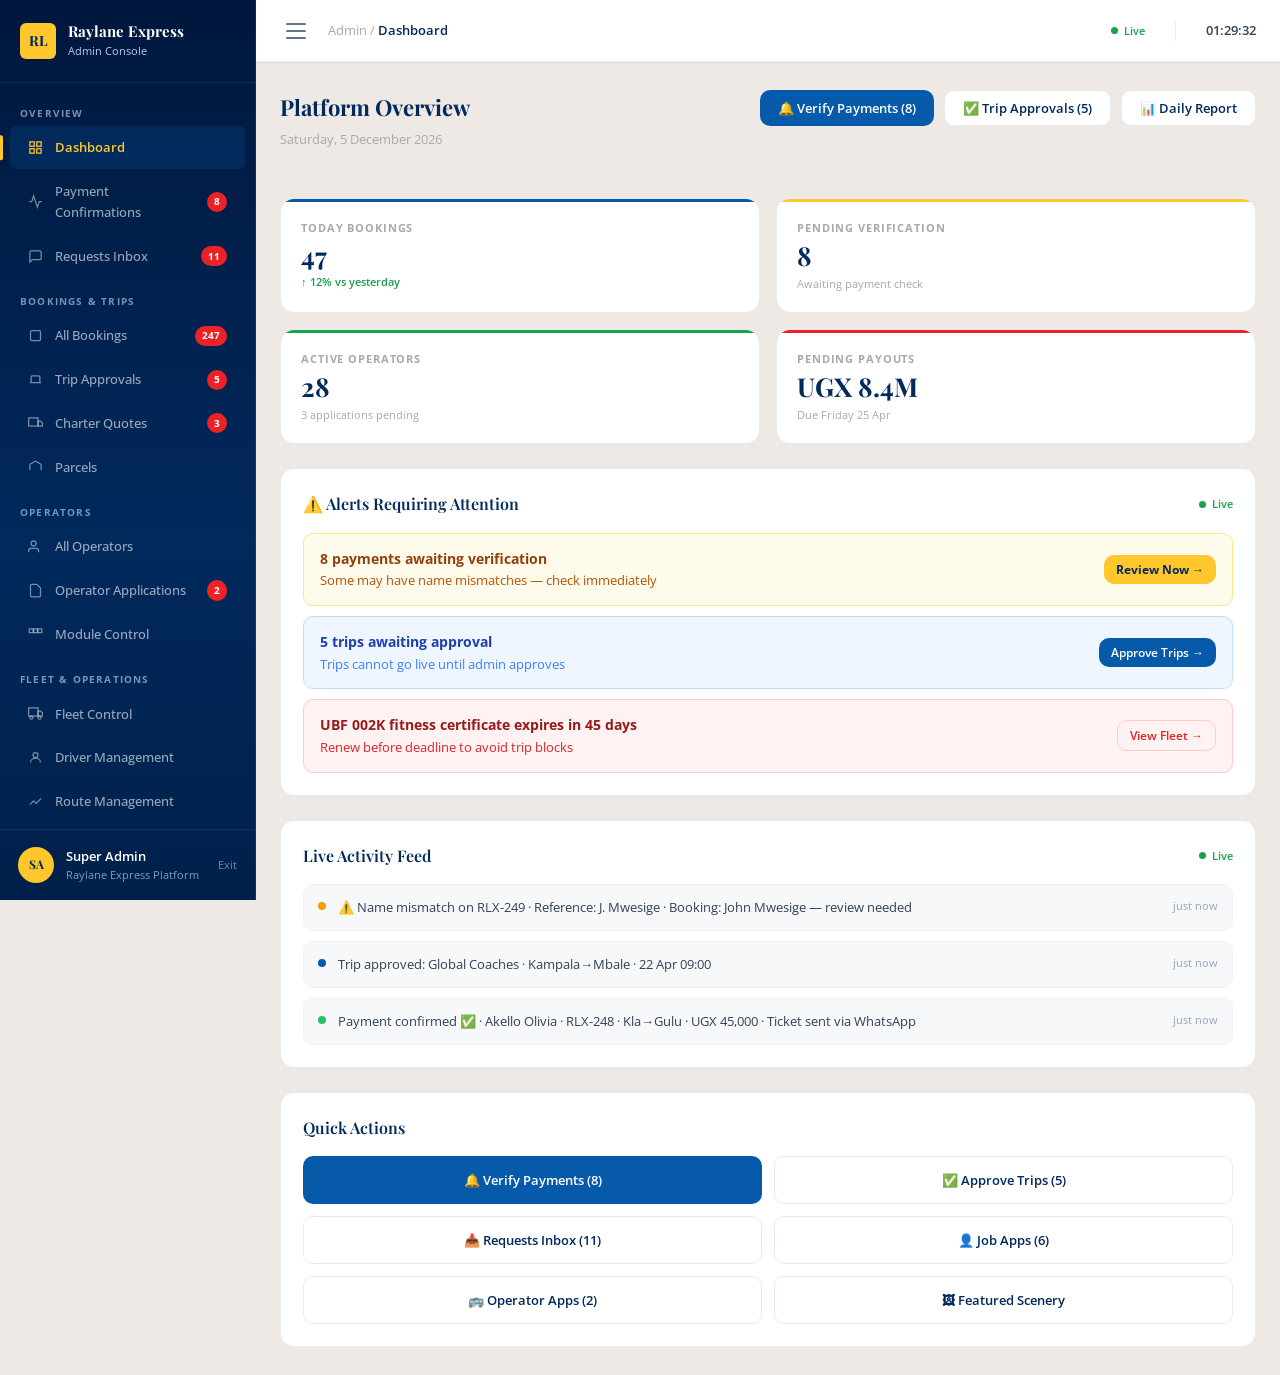
<file: admin.html>
<!DOCTYPE html>
<html lang="en">
<head>
<meta charset="UTF-8">
<meta name="viewport" content="width=device-width, initial-scale=1.0">
<title>Admin Console — Raylane Express</title>
<link rel="preconnect" href="https://fonts.googleapis.com">
<link href="https://fonts.googleapis.com/css2?family=Open+Sans:wght@300;400;500;600;700;800&family=Playfair+Display:wght@400;500;600;700;800&display=swap" rel="stylesheet">
<link rel="stylesheet" href="ba-dashboard.css">
<style>
.module-toggle-card{background:var(--surface);border:1px solid var(--border);border-radius:var(--r-lg);overflow:hidden;margin-bottom:1.25rem;}
.module-toggle-head{background:var(--ba-midnight);color:white;padding:.875rem 1.25rem;font-family:var(--font-head);font-weight:700;display:flex;align-items:center;justify-content:space-between;}
.module-toggle-row{display:flex;align-items:center;justify-content:space-between;padding:.875rem 1.25rem;border-bottom:1px solid var(--border-light);}
.module-toggle-row:last-child{border-bottom:none;}
.emp-card{background:var(--surface);border:1px solid var(--border);border-radius:var(--r-lg);overflow:hidden;transition:box-shadow .2s;margin-bottom:1rem;}
.emp-card-head{background:linear-gradient(135deg,var(--ba-midnight),#075AAA);padding:1.25rem;color:white;display:flex;align-items:center;gap:.875rem;}
.emp-avatar-lg{width:52px;height:52px;border-radius:50%;background:var(--ba-gold);color:var(--ba-midnight);display:flex;align-items:center;justify-content:center;font-family:var(--font-head);font-weight:800;font-size:1.125rem;flex-shrink:0;}
.profile-grid{display:grid;grid-template-columns:repeat(3,1fr);gap:.625rem;padding:1.25rem;font-size:.8375rem;}
@media(max-width:639px){.profile-grid{grid-template-columns:repeat(2,1fr);}}
.profile-item label{font-size:.6875rem;font-weight:700;text-transform:uppercase;letter-spacing:.07em;color:var(--ba-silver);display:block;margin-bottom:.125rem;}
.profile-item span{font-weight:600;color:var(--ba-midnight);}
.wage-panel{background:var(--surface-alt);border-top:1px solid var(--border-light);padding:1.125rem 1.25rem;}
.wage-grid{display:grid;grid-template-columns:repeat(4,1fr);gap:.75rem;margin-bottom:.875rem;}
@media(max-width:639px){.wage-grid{grid-template-columns:repeat(2,1fr);}}
.wage-item{display:flex;flex-direction:column;gap:.2rem;}
.wage-item label{font-size:.6875rem;font-weight:700;text-transform:uppercase;letter-spacing:.07em;color:var(--ba-silver);}
.wage-val{font-family:var(--font-head);font-weight:700;color:var(--ba-midnight);font-size:1rem;}
.wage-val.green{color:var(--green);}
.wage-val.red{color:var(--red);}
.fin-gen-card{background:linear-gradient(135deg,#00173D,var(--ba-midnight));color:white;border-radius:var(--r-lg);padding:1.5rem;margin-bottom:1.25rem;}
.tab-group{display:flex;gap:.5rem;flex-wrap:wrap;margin-bottom:1.25rem;}
.tab-btn{padding:.5rem 1rem;border-radius:var(--r-full);font-family:var(--font-body);font-size:.8125rem;font-weight:600;cursor:pointer;transition:all .18s;border:1.5px solid var(--border);background:var(--surface);color:#64748B;}
.tab-btn.active{background:var(--ba-midnight);border-color:var(--ba-midnight);color:white;}
.req-card{background:var(--surface);border:1px solid var(--border);border-left-width:4px;border-radius:0 var(--r-md) var(--r-md) 0;padding:1rem 1.25rem;margin-bottom:.75rem;transition:box-shadow .18s;}
.req-card:hover{box-shadow:var(--shadow-sm);}
.req-card.trip{border-left-color:var(--green);}
.req-card.premium{border-left-color:var(--ba-gold);}
.req-card.driver-req{border-left-color:var(--ba-crimson);}
.req-card.charter-req{border-left-color:var(--ba-blue);}
.pay-card{background:var(--surface);border:1px solid var(--border);border-radius:var(--r-lg);padding:1.125rem;margin-bottom:.75rem;transition:all .18s;}
.pay-card:hover{box-shadow:var(--shadow-sm);}
.pay-card.match{border-left:4px solid var(--green);}
.pay-card.mismatch{border-left:4px solid var(--amber);}
.pay-card.missing{border-left:4px solid var(--red);}
.match-badge.m{background:var(--green-bg);color:var(--green);padding:.25rem .75rem;border-radius:var(--r-full);font-size:.75rem;font-weight:700;}
.match-badge.w{background:var(--amber-bg);color:var(--amber);padding:.25rem .75rem;border-radius:var(--r-full);font-size:.75rem;font-weight:700;}
.match-badge.e{background:var(--red-bg);color:var(--red);padding:.25rem .75rem;border-radius:var(--r-full);font-size:.75rem;font-weight:700;}
.scenery-card{background:var(--surface);border:1px solid var(--border);border-radius:var(--r-lg);overflow:hidden;transition:all .2s;}
.scenery-card:hover{box-shadow:var(--shadow-md);}
.scenery-img{width:100%;height:160px;object-fit:cover;background:linear-gradient(135deg,var(--ba-midnight),var(--ba-blue));display:flex;align-items:center;justify-content:center;color:rgba(255,255,255,.4);font-size:3rem;}
.route-badge{display:inline-flex;align-items:center;gap:.375rem;background:var(--ba-midnight);color:white;padding:.25rem .75rem;border-radius:var(--r-full);font-size:.75rem;font-weight:700;}
.fuel-bar{height:8px;background:#E2E8F0;border-radius:4px;overflow:hidden;margin-top:.375rem;}
.fuel-fill{height:100%;border-radius:4px;transition:width .5s ease;}

/* ── Iron-clad view switching ── */
.da-view { display: none !important; overflow: hidden; }
.da-view.active { display: block !important; }

/* ── Prevent kpi-grid from escaping hidden views ── */
/* Hidden view children are not interactable */
.da-view:not(.active) { pointer-events: none; height: 0; overflow: hidden; }
</style>
</head>
<body>
<!-- CONFIRM DIALOG -->
<div class="confirm-overlay" id="confirmDlg">
  <div class="confirm-box">
    <div class="confirm-icon" id="cIcon" style="background:#FFFBEB;">⚠️</div>
    <div class="confirm-title" id="cTitle">Confirm Action</div>
    <div class="confirm-body" id="cBody">Are you sure?</div>
    <div style="display:flex;gap:.75rem;">
      <button class="btn-s" style="flex:1;" onclick="cancelConfirm()">Cancel</button>
      <button id="cOK" class="btn-p" style="flex:1;" onclick="execConfirm()">Confirm</button>
    </div>
  </div>
</div>

<!-- MAIN MODAL -->
<div class="modal-overlay" id="mainModal">
  <div class="modal-box" style="max-width:660px;">
    <div class="modal-head">
      <div class="modal-title" id="modalTitle">Detail</div>
      <button class="modal-close" onclick="closeModal()">×</button>
    </div>
    <div id="modalBody" style="max-height:60vh;overflow-y:auto;"></div>
    <div id="modalFoot" style="display:flex;gap:.625rem;margin-top:1.25rem;flex-wrap:wrap;"></div>
  </div>
</div>
<div class="da-layout">
  <div class="da-overlay" id="daOverlay" onclick="closeSB()"></div>
  <aside class="da-sb" id="daSB">
    <div class="da-sb-logo">
      <div class="da-sb-logo-mark">RL</div>
      <div>
        <div class="da-sb-logo-text">Raylane Express</div>
        <div class="da-sb-logo-sub">Admin Console</div>
      </div>
    </div>
    <nav style="flex:1;padding:.5rem 0;overflow-y:auto;">
      <div class="da-ns">Overview</div>
      <a class="da-nl active" onclick="sv('dash')"><svg viewBox="0 0 24 24" fill="none" stroke="currentColor" stroke-width="2"><rect x="3" y="3" width="7" height="7"/><rect x="14" y="3" width="7" height="7"/><rect x="3" y="14" width="7" height="7"/><rect x="14" y="14" width="7" height="7"/></svg>Dashboard</a>
      <a class="da-nl" onclick="sv('payments_inbox')"><svg viewBox="0 0 24 24" fill="none" stroke="currentColor" stroke-width="2"><path d="M22 12h-4l-3 9L9 3l-3 9H2"/></svg>Payment Confirmations<span class="da-nbadge" id="payBadge">8</span></a>
      <a class="da-nl" onclick="sv('inbox')"><svg viewBox="0 0 24 24" fill="none" stroke="currentColor" stroke-width="2"><path d="M21 15a2 2 0 01-2 2H7l-4 4V5a2 2 0 012-2h14a2 2 0 012 2z"/></svg>Requests Inbox<span class="da-nbadge">11</span></a>

      <div class="da-ns">Bookings & Trips</div>
      <a class="da-nl" onclick="sv('bookings')"><svg viewBox="0 0 24 24" fill="none" stroke="currentColor" stroke-width="2"><path d="M20 12V6a2 2 0 00-2-2H6a2 2 0 00-2 2v6m16 0v6a2 2 0 01-2 2H6a2 2 0 01-2-2v-6"/></svg>All Bookings<span class="da-nbadge">247</span></a>
      <a class="da-nl" onclick="sv('trips')"><svg viewBox="0 0 24 24" fill="none" stroke="currentColor" stroke-width="2"><path d="M3 17h18M5 17V8a2 2 0 012-2h10a2 2 0 012 2v9"/></svg>Trip Approvals<span class="da-nbadge">5</span></a>
      <a class="da-nl" onclick="sv('charter')"><svg viewBox="0 0 24 24" fill="none" stroke="currentColor" stroke-width="2"><rect x="1" y="3" width="15" height="13"/><polygon points="16 8 20 8 23 11 23 16 16 16 16 8"/></svg>Charter Quotes<span class="da-nbadge">3</span></a>
      <a class="da-nl" onclick="sv('parcels')"><svg viewBox="0 0 24 24" fill="none" stroke="currentColor" stroke-width="2"><path d="M21 16V8a2 2 0 00-1-1.73l-7-4a2 2 0 00-2 0l-7 4A2 2 0 003 8v8"/></svg>Parcels</a>

      <div class="da-ns">Operators</div>
      <a class="da-nl" onclick="sv('operators')"><svg viewBox="0 0 24 24" fill="none" stroke="currentColor" stroke-width="2"><path d="M17 21v-2a4 4 0 00-4-4H5a4 4 0 00-4 4v2"/><circle cx="9" cy="7" r="4"/></svg>All Operators</a>
      <a class="da-nl" onclick="sv('applications')"><svg viewBox="0 0 24 24" fill="none" stroke="currentColor" stroke-width="2"><path d="M14 2H6a2 2 0 00-2 2v16a2 2 0 002 2h12a2 2 0 002-2V8z"/></svg>Operator Applications<span class="da-nbadge">2</span></a>
      <a class="da-nl" onclick="sv('modules')"><svg viewBox="0 0 24 24" fill="none" stroke="currentColor" stroke-width="2"><rect x="2" y="3" width="6" height="6"/><rect x="9" y="3" width="6" height="6"/><rect x="16" y="3" width="6" height="6"/></svg>Module Control</a>

      <div class="da-ns">Fleet & Operations</div>
      <a class="da-nl" onclick="sv('fleet')"><svg viewBox="0 0 24 24" fill="none" stroke="currentColor" stroke-width="2"><rect x="1" y="3" width="15" height="13"/><polygon points="16 8 20 8 23 11 23 16 16 16 16 8"/><circle cx="5.5" cy="18.5" r="2.5"/><circle cx="18.5" cy="18.5" r="2.5"/></svg>Fleet Control</a>
      <a class="da-nl" onclick="sv('drivers')"><svg viewBox="0 0 24 24" fill="none" stroke="currentColor" stroke-width="2"><circle cx="12" cy="8" r="4"/><path d="M4 20c0-4 3.6-7 8-7s8 3 8 7"/></svg>Driver Management</a>
      <a class="da-nl" onclick="sv('routes')"><svg viewBox="0 0 24 24" fill="none" stroke="currentColor" stroke-width="2"><path d="M3 17l6-6 4 4 8-8"/></svg>Route Management</a>
      <a class="da-nl" onclick="sv('fuel')"><svg viewBox="0 0 24 24" fill="none" stroke="currentColor" stroke-width="2"><path d="M3 22h12M5 22V6a2 2 0 012-2h6a2 2 0 012 2v16"/><path d="M15 8h2a2 2 0 012 2v5a2 2 0 002 2h0a2 2 0 002-2V9l-3-4"/></svg>Fuel Management</a>

      <div class="da-ns">Finance</div>
      <a class="da-nl" onclick="sv('financials')"><svg viewBox="0 0 24 24" fill="none" stroke="currentColor" stroke-width="2"><polyline points="23 6 13.5 15.5 8.5 10.5 1 18"/></svg>Financial Statements</a>
      <a class="da-nl" onclick="sv('costs')"><svg viewBox="0 0 24 24" fill="none" stroke="currentColor" stroke-width="2"><circle cx="12" cy="12" r="10"/><line x1="12" y1="8" x2="12" y2="12"/><line x1="12" y1="16" x2="12.01" y2="16"/></svg>Cost Management</a>
      <a class="da-nl" onclick="sv('vendors')"><svg viewBox="0 0 24 24" fill="none" stroke="currentColor" stroke-width="2"><path d="M6 2L3 6v14a2 2 0 002 2h14a2 2 0 002-2V6l-3-4z"/><line x1="3" y1="6" x2="21" y2="6"/></svg>Vendor Management</a>
      <a class="da-nl" onclick="sv('payments')"><svg viewBox="0 0 24 24" fill="none" stroke="currentColor" stroke-width="2"><rect x="1" y="4" width="22" height="16" rx="2"/><line x1="1" y1="10" x2="23" y2="10"/></svg>Payouts</a>

      <div class="da-ns">HR</div>
      <a class="da-nl" onclick="sv('hr')"><svg viewBox="0 0 24 24" fill="none" stroke="currentColor" stroke-width="2"><rect x="2" y="7" width="20" height="14" rx="2"/><path d="M16 21V5a2 2 0 00-2-2h-4a2 2 0 00-2 2v16"/></svg>Staff &amp; HR</a>
      <a class="da-nl" onclick="sv('jobs')"><svg viewBox="0 0 24 24" fill="none" stroke="currentColor" stroke-width="2"><path d="M21 10c0 7-9 13-9 13s-9-6-9-13a9 9 0 0118 0z"/></svg>Job Applications<span class="da-nbadge">6</span></a>

      <div class="da-ns">Content & Platform</div>
      <a class="da-nl" onclick="sv('scenery')"><svg viewBox="0 0 24 24" fill="none" stroke="currentColor" stroke-width="2"><rect x="3" y="3" width="18" height="18" rx="2"/><circle cx="8.5" cy="8.5" r="1.5"/><polyline points="21 15 16 10 5 21"/></svg>Featured Scenery</a>
      <a class="da-nl" onclick="sv('audit')"><svg viewBox="0 0 24 24" fill="none" stroke="currentColor" stroke-width="2"><path d="M12 20h9M16.5 3.5a2.121 2.121 0 013 3L7 19l-4 1 1-4L16.5 3.5z"/></svg>Audit Log</a>
      <a class="da-nl" onclick="sv('settings')"><svg viewBox="0 0 24 24" fill="none" stroke="currentColor" stroke-width="2"><circle cx="12" cy="12" r="3"/><path d="M19.4 15a1.65 1.65 0 00.33 1.82l.06.06a2 2 0 010 2.83 2 2 0 01-2.83 0l-.06-.06a1.65 1.65 0 00-1.82-.33"/></svg>Settings</a>
    </nav>
    <div class="da-sb-foot">
      <div class="da-avatar">SA</div>
      <div style="flex:1;min-width:0;"><div style="font-family:var(--font-body);font-size:.8125rem;font-weight:600;color:white;overflow:hidden;text-overflow:ellipsis;white-space:nowrap;">Super Admin</div><div style="font-size:.6875rem;color:var(--ba-spindle);opacity:.7;">Raylane Express Platform</div></div>
      <a href="index.html" style="font-size:.6875rem;color:var(--ba-spindle);opacity:.6;flex-shrink:0;">Exit</a>
    </div>
  </aside>
  <div class="da-main">
    <div class="da-topbar">
      <button class="da-menu-btn" onclick="openSB()"><span></span><span></span><span></span></button>
      <div class="da-breadcrumb" style="flex:1;">Admin / <strong id="adminBC">Dashboard</strong></div>
      <div class="live-dot">Live</div>
      <div style="margin:0 .875rem;width:1px;height:20px;background:var(--border);"></div>
      <div style="font-family:var(--font-body);font-size:.8125rem;font-weight:600;color:#334155;" id="admClock"></div>
    </div>
    <div class="da-content">
<!-- ════ DASHBOARD ════ -->
<div class="da-view active" id="v-dash">
  <div class="pg-header">
    <div><div class="pg-title">Platform Overview</div><div class="pg-sub" id="admDate">Wednesday, 22 April 2026</div></div>
    <div style="display:flex;gap:.625rem;flex-wrap:wrap;">
      <button class="btn-p" onclick="sv('payments_inbox')">🔔 Verify Payments (8)</button>
      <button class="btn-s" onclick="sv('trips')">✅ Trip Approvals (5)</button>
      <button class="btn-s" onclick="confirm_('Generate Report','Compile all platform activity into a PDF?','info','📊',()=>Toast.success('Report generated and emailed to admin.'))">📊 Daily Report</button>
    </div>
  </div>
  <div class="kpi-grid cols-5" style="grid-template-columns:repeat(2,1fr);">
    <div class="kpi ba"><div class="kpi-lbl">Today Bookings</div><div class="kpi-val">47</div><div class="kpi-trend up">↑ 12% vs yesterday</div></div>
    <div class="kpi gold"><div class="kpi-lbl">Pending Verification</div><div class="kpi-val">8</div><div class="kpi-sub">Awaiting payment check</div></div>
    <div class="kpi green"><div class="kpi-lbl">Active Operators</div><div class="kpi-val">28</div><div class="kpi-sub">3 applications pending</div></div>
    <div class="kpi red"><div class="kpi-lbl">Pending Payouts</div><div class="kpi-val">UGX 8.4M</div><div class="kpi-sub">Due Friday 25 Apr</div></div>
  </div>
  <div style="display:grid;grid-template-columns:1fr;gap:1.5rem;">
    <div class="card">
      <div class="card-title">⚠️ Alerts Requiring Attention
        <div class="live-dot">Live</div>
      </div>
      <div style="display:flex;flex-direction:column;gap:.625rem;">
        <div style="display:flex;align-items:center;justify-content:space-between;padding:.875rem 1rem;background:#FFFBEB;border:1px solid #FDE68A;border-radius:var(--r-md);flex-wrap:wrap;gap:.5rem;">
          <div><div style="font-weight:700;font-size:.875rem;color:#92400E;">8 payments awaiting verification</div><div style="font-size:.8125rem;color:#B45309;">Some may have name mismatches — check immediately</div></div>
          <button class="btn-gold btn-sm" onclick="sv('payments_inbox')">Review Now →</button>
        </div>
        <div style="display:flex;align-items:center;justify-content:space-between;padding:.875rem 1rem;background:#EFF6FF;border:1px solid #BFDBFE;border-radius:var(--r-md);flex-wrap:wrap;gap:.5rem;">
          <div><div style="font-weight:700;font-size:.875rem;color:#1E40AF;">5 trips awaiting approval</div><div style="font-size:.8125rem;color:#3B82F6;">Trips cannot go live until admin approves</div></div>
          <button class="btn-p btn-sm" onclick="sv('trips')">Approve Trips →</button>
        </div>
        <div style="display:flex;align-items:center;justify-content:space-between;padding:.875rem 1rem;background:#FEF2F2;border:1px solid #FECACA;border-radius:var(--r-md);flex-wrap:wrap;gap:.5rem;">
          <div><div style="font-weight:700;font-size:.875rem;color:#991B1B;">UBF 002K fitness certificate expires in 45 days</div><div style="font-size:.8125rem;color:#DC2626;">Renew before deadline to avoid trip blocks</div></div>
          <button class="btn-d btn-sm" onclick="sv('fleet')">View Fleet →</button>
        </div>
      </div>
    </div>
    <div class="card"><div class="card-title">Live Activity Feed <span class="live-dot">Live</span></div><div class="feed" id="admFeed"></div></div>
    <div class="card"><div class="card-title">Quick Actions</div>
      <div style="display:grid;grid-template-columns:repeat(2,1fr);gap:.75rem;">
        <button class="btn-p" style="justify-content:center;padding:.875rem;" onclick="sv('payments_inbox')">🔔 Verify Payments (8)</button>
        <button class="btn-s" style="justify-content:center;padding:.875rem;" onclick="sv('trips')">✅ Approve Trips (5)</button>
        <button class="btn-s" style="justify-content:center;padding:.875rem;" onclick="sv('inbox')">📥 Requests Inbox (11)</button>
        <button class="btn-s" style="justify-content:center;padding:.875rem;" onclick="sv('jobs')">👤 Job Apps (6)</button>
        <button class="btn-s" style="justify-content:center;padding:.875rem;" onclick="sv('applications')">🚌 Operator Apps (2)</button>
        <button class="btn-s" style="justify-content:center;padding:.875rem;" onclick="sv('scenery')">🖼 Featured Scenery</button>
      </div>
    </div>
  </div>
</div>
<!-- ════ PAYMENT CONFIRMATIONS INBOX ════ -->
<div class="da-view" id="v-payments_inbox">
  <div class="pg-header">
    <div><div class="pg-title">Payment Confirmations Inbox</div><div class="pg-sub">Verify payments before issuing tickets — name must match booking name exactly. Tickets sent via WhatsApp on confirmation.</div></div>
    <div style="display:flex;gap:.625rem;flex-wrap:wrap;">
      <div class="search-wrap" style="min-width:200px;"><svg viewBox="0 0 24 24" fill="none" stroke="currentColor" stroke-width="2"><circle cx="11" cy="11" r="8"/><line x1="21" y1="21" x2="16.65" y2="16.65"/></svg><input type="text" placeholder="Search name, ref, route..."></div>
      <select class="form-input" style="width:auto;" onchange="fPayFilter(this.value)">
        <option value="">All Payments</option>
        <option value="match">✅ Matched</option>
        <option value="mismatch">⚠️ Mismatch</option>
        <option value="missing">❌ Missing</option>
      </select>
    </div>
  </div>

  <!-- Name matching legend -->
  <div style="display:flex;gap:.75rem;flex-wrap:wrap;margin-bottom:1.25rem;">
    <div style="display:flex;align-items:center;gap:.5rem;font-size:.8125rem;"><div style="width:14px;height:14px;background:var(--green);border-radius:2px;"></div><strong>✅ Match</strong> — Reference name = Booking name → Confirm immediately</div>
    <div style="display:flex;align-items:center;gap:.5rem;font-size:.8125rem;"><div style="width:14px;height:14px;background:var(--amber);border-radius:2px;"></div><strong>⚠️ Mismatch</strong> — Different names → Call to verify before confirming</div>
    <div style="display:flex;align-items:center;gap:.5rem;font-size:.8125rem;"><div style="width:14px;height:14px;background:var(--red);border-radius:2px;"></div><strong>❌ Missing</strong> — No reference name → High risk, contact customer</div>
  </div>

  <div id="payInboxList">

    <!-- MATCHED PAYMENT -->
    <div class="pay-card match" data-status="match">
      <div style="display:flex;justify-content:space-between;align-items:flex-start;flex-wrap:wrap;gap:.75rem;margin-bottom:.875rem;">
        <div>
          <div style="font-family:var(--font-head);font-weight:700;font-size:1rem;">Akello Olivia Sarah</div>
          <div style="font-size:.8125rem;color:var(--ba-silver);margin-top:.125rem;">Kampala → Gulu · 22 Apr · Seats 14A, 14B · UGX 90,000 · MTN MoMo</div>
        </div>
        <div style="display:flex;align-items:center;gap:.625rem;">
          <span class="match-badge m">✅ NAME MATCHED</span>
          <div style="font-size:.75rem;color:var(--ba-silver);">Seat lock: <strong id="lock1" style="color:var(--green);">08:42</strong></div>
        </div>
      </div>
      <div style="display:grid;grid-template-columns:repeat(3,1fr);gap:.75rem;font-size:.8375rem;margin-bottom:.875rem;background:var(--green-bg);border-radius:var(--r-md);padding:.875rem;">
        <div><label style="font-size:.6875rem;font-weight:700;text-transform:uppercase;color:var(--ba-silver);display:block;">Booking Name</label><span style="font-weight:700;">Akello Olivia Sarah</span></div>
        <div><label style="font-size:.6875rem;font-weight:700;text-transform:uppercase;color:var(--ba-silver);display:block;">Payment Reference</label><span style="font-weight:700;color:var(--green);">Akello Olivia Sarah ✓</span></div>
        <div><label style="font-size:.6875rem;font-weight:700;text-transform:uppercase;color:var(--ba-silver);display:block;">Paying Number</label><span style="font-weight:700;">0771 123 456</span></div>
      </div>
      <div style="display:flex;gap:.625rem;flex-wrap:wrap;">
        <button class="btn-g" onclick="confirm_('Confirm & Issue Ticket','Confirm payment for Akello Olivia Sarah? QR ticket will be generated and sent via WhatsApp to 0771 123 456 immediately.','info','🎟',()=>{Toast.success('✅ Ticket issued! Sent via WhatsApp to 0771 123 456.');document.getElementById('payBadge').textContent=parseInt(document.getElementById('payBadge').textContent)-1;})">🎟 Confirm &amp; Issue Ticket</button>
        <button class="btn-s" onclick="Toast.success('Hold placed on booking. Not confirmed yet.')">⏳ Hold</button>
        <button class="btn-d" onclick="confirm_('Reject Payment','Reject this payment? Seats will be released and customer notified.','danger','❌',()=>Toast.error('Rejected. Seats released. Customer notified via SMS.'))">❌ Reject</button>
      </div>
    </div>

    <!-- MISMATCH PAYMENT -->
    <div class="pay-card mismatch" data-status="mismatch">
      <div style="display:flex;justify-content:space-between;align-items:flex-start;flex-wrap:wrap;gap:.75rem;margin-bottom:.875rem;">
        <div>
          <div style="font-family:var(--font-head);font-weight:700;font-size:1rem;">John Mwesige</div>
          <div style="font-size:.8125rem;color:var(--ba-silver);margin-top:.125rem;">Kampala → Mbale · 22 Apr · Seat 7B · UGX 30,000 · MTN MoMo</div>
        </div>
        <div style="display:flex;align-items:center;gap:.625rem;">
          <span class="match-badge w">⚠️ NAME MISMATCH</span>
          <div style="font-size:.75rem;color:var(--ba-silver);">Seat lock: <strong style="color:var(--amber);">05:17</strong></div>
        </div>
      </div>
      <div style="display:grid;grid-template-columns:repeat(3,1fr);gap:.75rem;font-size:.8375rem;margin-bottom:.875rem;background:var(--amber-bg);border-radius:var(--r-md);padding:.875rem;border:1px solid #FDE68A;">
        <div><label style="font-size:.6875rem;font-weight:700;text-transform:uppercase;color:var(--ba-silver);display:block;">Booking Name</label><span style="font-weight:700;">John Mwesige</span></div>
        <div><label style="font-size:.6875rem;font-weight:700;text-transform:uppercase;color:var(--ba-silver);display:block;">Payment Reference</label><span style="font-weight:700;color:var(--amber);">J. Mwesige ⚠️</span></div>
        <div><label style="font-size:.6875rem;font-weight:700;text-transform:uppercase;color:var(--ba-silver);display:block;">Paying Number</label><span style="font-weight:700;">0700 987 654</span></div>
      </div>
      <div style="background:#FFFBEB;border:1px solid #FDE68A;border-radius:var(--r-md);padding:.75rem;margin-bottom:.875rem;font-size:.8125rem;color:#92400E;">
        ⚠️ Reference "J. Mwesige" does not exactly match booking name "John Mwesige". Call 0700 987 654 to verify before issuing ticket.
      </div>
      <div style="display:flex;gap:.625rem;flex-wrap:wrap;">
        <button class="btn-p" onclick="Toast.success('Calling 0700 987 654... (use your phone to call)')">📞 Call Customer</button>
        <button class="btn-g" onclick="confirm_('Manually Verify & Issue','You have spoken to the customer and confirmed they are John Mwesige. Issue ticket to 0700 987 654?','warn','⚠️',()=>Toast.success('Manually verified. Ticket issued via WhatsApp.'))">✅ Verify &amp; Issue Ticket</button>
        <button class="btn-s" onclick="Toast.success('Hold placed.')">⏳ Hold</button>
        <button class="btn-d" onclick="confirm_('Reject Payment','Reject this mismatch payment?','danger','❌',()=>Toast.error('Rejected. Seats released.'))">❌ Reject</button>
      </div>
    </div>

    <!-- MISSING REFERENCE -->
    <div class="pay-card missing" data-status="missing">
      <div style="display:flex;justify-content:space-between;align-items:flex-start;flex-wrap:wrap;gap:.75rem;margin-bottom:.875rem;">
        <div>
          <div style="font-family:var(--font-head);font-weight:700;font-size:1rem;">Grace Namuwaya</div>
          <div style="font-size:.8125rem;color:var(--ba-silver);margin-top:.125rem;">Kampala → Jinja · 22 Apr · Seat 22C · UGX 25,000 · Airtel Money</div>
        </div>
        <div style="display:flex;align-items:center;gap:.625rem;">
          <span class="match-badge e">❌ NO REFERENCE</span>
          <div style="font-size:.75rem;color:var(--ba-silver);">Seat lock: <strong style="color:var(--red);">02:55</strong></div>
        </div>
      </div>
      <div style="display:grid;grid-template-columns:repeat(3,1fr);gap:.75rem;font-size:.8375rem;margin-bottom:.875rem;background:var(--red-bg);border-radius:var(--r-md);padding:.875rem;border:1px solid #FECACA;">
        <div><label style="font-size:.6875rem;font-weight:700;text-transform:uppercase;color:var(--ba-silver);display:block;">Booking Name</label><span style="font-weight:700;">Grace Namuwaya</span></div>
        <div><label style="font-size:.6875rem;font-weight:700;text-transform:uppercase;color:var(--ba-silver);display:block;">Payment Reference</label><span style="font-weight:700;color:var(--red);">MISSING ❌</span></div>
        <div><label style="font-size:.6875rem;font-weight:700;text-transform:uppercase;color:var(--ba-silver);display:block;">Paying Number</label><span style="font-weight:700;">0772 456 789</span></div>
      </div>
      <div style="background:var(--red-bg);border:1px solid #FECACA;border-radius:var(--r-md);padding:.75rem;margin-bottom:.875rem;font-size:.8125rem;color:#991B1B;">
        ❌ No payment reference provided. High risk of fraud or wrong payment. Call customer immediately to verify.
      </div>
      <div style="display:flex;gap:.625rem;flex-wrap:wrap;">
        <button class="btn-p" onclick="Toast.success('Calling 0772 456 789...')">📞 Call Customer</button>
        <button class="btn-g" onclick="confirm_('Issue Ticket After Call','You have verified Grace Namuwaya by phone. Issue ticket?','warn','✅',()=>Toast.success('Verified by call. Ticket issued.'))">✅ Issue After Verification</button>
        <button class="btn-d" onclick="confirm_('Reject Missing Reference','Reject payment with no reference? Seat will be released.','danger','❌',()=>Toast.error('Rejected. Seat released.'))">❌ Reject</button>
      </div>
    </div>

    <!-- QR Payment -->
    <div class="pay-card match" data-status="match">
      <div style="display:flex;justify-content:space-between;align-items:flex-start;flex-wrap:wrap;gap:.75rem;margin-bottom:.875rem;">
        <div>
          <div style="font-family:var(--font-head);font-weight:700;font-size:1rem;">Peter Ochieng Wandera</div>
          <div style="font-size:.8125rem;color:var(--ba-silver);margin-top:.125rem;">Kampala → Mbarara · 23 Apr · Seat 5A · UGX 35,000 · QR Code (MTN MoMo App)</div>
        </div>
        <div style="display:flex;align-items:center;gap:.625rem;">
          <span class="match-badge m">✅ NAME MATCHED</span>
          <span class="badge badge-navy">🔳 QR Payment</span>
        </div>
      </div>
      <div style="display:grid;grid-template-columns:repeat(3,1fr);gap:.75rem;font-size:.8375rem;margin-bottom:.875rem;background:var(--green-bg);border-radius:var(--r-md);padding:.875rem;">
        <div><label style="font-size:.6875rem;font-weight:700;text-transform:uppercase;color:var(--ba-silver);display:block;">Booking Name</label><span style="font-weight:700;">Peter Ochieng Wandera</span></div>
        <div><label style="font-size:.6875rem;font-weight:700;text-transform:uppercase;color:var(--ba-silver);display:block;">QR Reference</label><span style="font-weight:700;color:var(--green);">Peter Ochieng Wandera ✓</span></div>
        <div><label style="font-size:.6875rem;font-weight:700;text-transform:uppercase;color:var(--ba-silver);display:block;">Paying Number</label><span style="font-weight:700;">0751 222 333</span></div>
      </div>
      <div style="display:flex;gap:.625rem;flex-wrap:wrap;">
        <button class="btn-g" onclick="confirm_('Confirm & Issue Ticket','Confirm QR payment for Peter Ochieng Wandera? Ticket sent to 0751 222 333 via WhatsApp.','info','🎟',()=>Toast.success('✅ Ticket issued via WhatsApp!'))">🎟 Confirm &amp; Issue Ticket</button>
        <button class="btn-d" onclick="confirm_('Reject','Reject this payment?','danger','❌',()=>Toast.error('Rejected.'))">❌ Reject</button>
      </div>
    </div>

  </div>
</div>
<!-- ════ REQUESTS INBOX ════ -->
<div class="da-view" id="v-inbox">
  <div class="pg-header">
    <div><div class="pg-title">Requests Inbox</div><div class="pg-sub">All operator requests — trip approvals, premium upgrades, driver additions. All approvals are admin-only.</div></div>
    <button class="btn-s" onclick="Toast.success('All marked as read.')">Mark All Read</button>
  </div>
  <div class="tab-group">
    <button class="tab-btn active" onclick="fTab('reqList','all',this)">All (11)</button>
    <button class="tab-btn" onclick="fTab('reqList','trip',this)">Trips (5)</button>
    <button class="tab-btn" onclick="fTab('reqList','premium',this)">Upgrades (2)</button>
    <button class="tab-btn" onclick="fTab('reqList2','driver-req',this)">Drivers (2)</button>
    <button class="tab-btn" onclick="fTab('reqList','charter-req',this)">Charter (2)</button>
  </div>
  <div id="reqList">
    <div class="req-card trip" data-type="trip">
      <div style="display:flex;justify-content:space-between;align-items:flex-start;flex-wrap:wrap;gap:.5rem;margin-bottom:.625rem;">
        <div><div style="font-family:var(--font-head);font-weight:700;">Trip Approval — Kampala → Gulu</div><div style="font-size:.8125rem;color:var(--ba-silver);">Global Coaches · 22 Apr 07:00 · 67-Seater · UGX 45,000/seat · Driver: James Okello</div></div>
        <span class="badge badge-amber">Trip Request</span>
      </div>
      <div style="display:flex;gap:.5rem;flex-wrap:wrap;">
        <button class="btn-g btn-sm" onclick="confirm_('Approve Trip','Approve Kampala to Gulu 07:00? Trip goes live on the public site immediately.','info','✅',()=>Toast.success('Trip approved and live!'))">✅ Approve</button>
        <button class="btn-d btn-sm" onclick="confirm_('Reject Trip','Reject this trip submission?','danger','❌',()=>Toast.error('Rejected. Operator notified.'))">Reject</button>
        <button class="btn-s btn-sm" onclick="Toast.show('Details: UBF 001K · Insurance valid Sep 2026 · Driver PSV licensed','info')">View Details</button>
      </div>
    </div>
    <div class="req-card trip" data-type="trip">
      <div style="display:flex;justify-content:space-between;align-items:flex-start;flex-wrap:wrap;gap:.5rem;margin-bottom:.625rem;">
        <div><div style="font-family:var(--font-head);font-weight:700;">Trip Approval — Kampala → Mbale</div><div style="font-size:.8125rem;color:var(--ba-silver);">Link Bus · 22 Apr 09:00 · 67-Seater · UGX 30,000/seat</div></div>
        <span class="badge badge-amber">Trip Request</span>
      </div>
      <div style="display:flex;gap:.5rem;">
        <button class="btn-g btn-sm" onclick="confirm_('Approve Trip','Approve Link Bus Kampala to Mbale?','info','✅',()=>Toast.success('Approved and live!'))">✅ Approve</button>
        <button class="btn-d btn-sm" onclick="confirm_('Reject','Reject?','danger','❌',()=>Toast.error('Rejected.'))">Reject</button>
      </div>
    </div>
    <div class="req-card trip" data-type="trip" style="border-left-color:var(--red);">
      <div style="display:flex;justify-content:space-between;align-items:flex-start;flex-wrap:wrap;gap:.5rem;margin-bottom:.625rem;">
        <div><div style="font-family:var(--font-head);font-weight:700;">Trip Approval — Gulu → Kampala</div><div style="font-size:.8125rem;color:var(--ba-silver);">Fast Coaches · 23 Apr 06:30</div></div>
        <span class="badge badge-red">⚠️ Insurance Expired</span>
      </div>
      <div style="display:flex;gap:.5rem;">
        <button class="btn-d btn-sm" onclick="confirm_('Block Trip','Insurance expired on vehicle UAB 234P. Block trip and notify operator?','danger','🚫',()=>Toast.error('Trip blocked. Compliance notice sent.'))">🚫 Block Trip</button>
        <button class="btn-s btn-sm" onclick="Toast.success('Compliance warning sent to Fast Coaches.')">Send Warning</button>
      </div>
    </div>
    <div class="req-card premium" data-type="premium">
      <div style="display:flex;justify-content:space-between;align-items:flex-start;flex-wrap:wrap;gap:.5rem;margin-bottom:.625rem;">
        <div><div style="font-family:var(--font-head);font-weight:700;">Premium Upgrade — YY Coaches</div><div style="font-size:.8125rem;color:var(--ba-silver);">Requesting Starter → Operator Pro · UGX 150,000/month billing</div></div>
        <span class="badge badge-gold">Premium Upgrade</span>
      </div>
      <div style="display:flex;gap:.5rem;flex-wrap:wrap;">
        <button class="btn-g btn-sm" onclick="confirm_('Activate Pro Plan','Activate Operator Pro for YY Coaches? Invoice generated and modules unlocked immediately.','info','⭐',()=>Toast.success('Pro plan activated. Modules unlocked. Invoice sent.'))">⭐ Activate Pro</button>
        <button class="btn-d btn-sm" onclick="confirm_('Decline','Decline upgrade request?','danger','❌',()=>Toast.error('Declined.'))">Decline</button>
        <button class="btn-s btn-sm" onclick="sv('modules')">Review Modules</button>
      </div>
    </div>
    <div class="req-card driver-req" data-type="driver-req">
      <div style="display:flex;justify-content:space-between;align-items:flex-start;flex-wrap:wrap;gap:.5rem;margin-bottom:.625rem;">
        <div><div style="font-family:var(--font-head);font-weight:700;">Add Driver — Global Coaches</div><div style="font-size:.8125rem;color:var(--ba-silver);">Moses Wamala · PSV CM9800XXXXX · Expiry Mar 2027 · 6 yrs experience</div></div>
        <span class="badge badge-red">Driver Addition</span>
      </div>
      <div style="display:flex;gap:.5rem;flex-wrap:wrap;">
        <button class="btn-g btn-sm" onclick="confirm_('Approve Driver','Add Moses Wamala to Global Coaches roster? NID and PSV verified.','info','👤',()=>Toast.success('Driver approved and added.'))">✅ Approve Driver</button>
        <button class="btn-d btn-sm" onclick="confirm_('Reject','Reject driver addition?','danger','❌',()=>Toast.error('Rejected.'))">Reject</button>
      </div>
    </div>
    <div class="req-card charter-req" data-type="charter-req">
      <div style="display:flex;justify-content:space-between;align-items:flex-start;flex-wrap:wrap;gap:.5rem;margin-bottom:.625rem;">
        <div><div style="font-family:var(--font-head);font-weight:700;">Charter Quote — CARE Uganda · Bus Charter</div><div style="font-size:.8125rem;color:var(--ba-silver);">47 pax · Kampala → Gulu · 23 Apr · ref QT-001</div></div>
        <span class="badge badge-blue">Charter Request</span>
      </div>
      <div style="display:flex;gap:.5rem;">
        <button class="btn-p btn-sm" onclick="sv('charter')">Review & Quote →</button>
        <button class="btn-s btn-sm" onclick="Toast.success('Marked as contacted.')">Mark Contacted</button>
      </div>
    </div>
    <div class="req-card upgrade" data-type="upgrade" style="border-left-color:#8B5CF6;">
      <div style="display:flex;justify-content:space-between;align-items:flex-start;flex-wrap:wrap;gap:.5rem;margin-bottom:.625rem;">
        <div><div style="font-family:var(--font-head);font-weight:700;">Team Member Request — Global Coaches</div><div style="font-size:.8125rem;color:var(--ba-silver);">Brian Kakembo · Operations Manager · Trips &amp; Bookings access · ops@globalcoaches.ug</div></div>
        <span class="badge badge-purple">Team Access Request</span>
      </div>
      <div style="display:grid;grid-template-columns:repeat(3,1fr);gap:.625rem;margin-bottom:.875rem;background:var(--surface-alt);border-radius:var(--r-md);padding:.875rem;font-size:.8125rem;">
        <div><label style="font-size:.6875rem;font-weight:700;text-transform:uppercase;color:var(--ba-silver);display:block;">Name</label><span style="font-weight:600;">Brian Kakembo</span></div>
        <div><label style="font-size:.6875rem;font-weight:700;text-transform:uppercase;color:var(--ba-silver);display:block;">Email</label><span style="font-weight:600;">brian@globalcoaches.ug</span></div>
        <div><label style="font-size:.6875rem;font-weight:700;text-transform:uppercase;color:var(--ba-silver);display:block;">Phone</label><span style="font-weight:600;">0782 567 890</span></div>
        <div><label style="font-size:.6875rem;font-weight:700;text-transform:uppercase;color:var(--ba-silver);display:block;">Role</label><span style="font-weight:600;">Operations Manager</span></div>
        <div><label style="font-size:.6875rem;font-weight:700;text-transform:uppercase;color:var(--ba-silver);display:block;">Access Level</label><span style="font-weight:600;">Trips &amp; Bookings</span></div>
        <div><label style="font-size:.6875rem;font-weight:700;text-transform:uppercase;color:var(--ba-silver);display:block;">Requested By</label><span style="font-weight:600;">James Tumusiime (GM)</span></div>
      </div>
      <div style="display:flex;gap:.5rem;flex-wrap:wrap;">
        <button class="btn-g btn-sm" onclick="confirm_('Approve Team Member','Approve Brian Kakembo for Trips and Bookings access on Global Coaches portal? Login credentials will be sent via SMS and email immediately.','info','✅',()=>Toast.success('Approved! Login credentials sent to Brian Kakembo via SMS and email.'))">✅ Approve &amp; Send Login</button>
        <button class="btn-d btn-sm" onclick="confirm_('Reject Request','Reject this team member request? Global Coaches will be notified.','danger','❌',()=>Toast.error('Request rejected. Global Coaches notified.'))">Reject</button>
        <button class="btn-s btn-sm" onclick="Toast.success('Request for more details sent to Global Coaches.')">Request More Info</button>
      </div>
    </div>
  </div>
</div>
<!-- ════ TRIP APPROVALS ════ -->
<div class="da-view" id="v-trips">
  <div class="pg-header">
    <div><div class="pg-title">Trip Approvals</div><div class="pg-sub">All trips require admin approval before appearing on the public website. Raylane internal fleet trips are auto-approved.</div></div>
    <button class="btn-g" onclick="confirm_('Approve All Trips','Approve all 5 pending trips? They go live on the public site immediately.','info','✅',()=>Toast.success('All 5 trips approved and live!'))">✅ Approve All (5)</button>
  </div>
  <div style="background:var(--blue-bg);border:1px solid #BFDBFE;border-radius:var(--r-md);padding:.875rem 1rem;margin-bottom:1.25rem;font-size:.8125rem;color:#1E40AF;">
    ℹ️ <strong>Trip Flow:</strong> Operator creates trip → <span class="badge badge-amber">PENDING_APPROVAL</span> → Admin approves → <span class="badge badge-green">LIVE ON WEBSITE</span> &nbsp;|&nbsp; Raylane internal fleet → <span class="badge badge-green">AUTO_APPROVED → LIVE</span>
  </div>
  <div class="tbl-wrap">
    <table class="tbl">
      <thead><tr><th>Route</th><th>Operator</th><th>Date</th><th>Time</th><th>Vehicle</th><th>Price/Seat</th><th>Insurance</th><th>Type</th><th>Status</th><th>Actions</th></tr></thead>
      <tbody>
        <tr><td><strong>Kampala → Gulu</strong></td><td>Global Coaches</td><td>22 Apr</td><td>07:00</td><td>UBF 001K</td><td>UGX 45,000</td><td><span class="badge badge-green">Valid</span></td><td><span class="badge badge-blue">Operator</span></td><td><span class="badge badge-amber">Pending</span></td>
          <td style="display:flex;gap:.375rem;flex-wrap:wrap;"><button class="btn-g btn-xs" onclick="confirm_('Approve','Approve Kla→Gulu 07:00?','info','✅',()=>Toast.success('Approved!'))">✅</button><button class="btn-d btn-xs" onclick="confirm_('Reject','Reject?','danger','❌',()=>Toast.error('Rejected.'))">✗</button><button class="btn-s btn-xs">Query</button></td>
        </tr>
        <tr><td><strong>Kampala → Mbale</strong></td><td>Link Bus</td><td>22 Apr</td><td>09:00</td><td>UBH 045Z</td><td>UGX 30,000</td><td><span class="badge badge-green">Valid</span></td><td><span class="badge badge-blue">Operator</span></td><td><span class="badge badge-amber">Pending</span></td>
          <td style="display:flex;gap:.375rem;"><button class="btn-g btn-xs" onclick="confirm_('Approve','Approve Kla→Mbale?','info','✅',()=>Toast.success('Approved!'))">✅</button><button class="btn-d btn-xs" onclick="confirm_('Reject','Reject?','danger','❌',()=>Toast.error('Rejected.'))">✗</button></td>
        </tr>
        <tr><td><strong>Gulu → Kampala</strong></td><td>Fast Coaches</td><td>23 Apr</td><td>06:30</td><td>UAB 234P</td><td>UGX 42,000</td><td><span class="badge badge-red">⚠️ EXPIRED</span></td><td><span class="badge badge-blue">Operator</span></td><td><span class="badge badge-red">Blocked</span></td>
          <td style="display:flex;gap:.375rem;"><button class="btn-d btn-xs" onclick="confirm_('Block','Insurance expired. Block and notify?','danger','🚫',()=>Toast.error('Blocked.'))">🚫</button><button class="btn-s btn-xs" onclick="Toast.success('Reminder sent.')">Remind</button></td>
        </tr>
        <tr><td><strong>Kampala → Gulu</strong></td><td style="color:var(--ba-gold);font-weight:700;">Raylane Fleet</td><td>22 Apr</td><td>06:00</td><td>UBF 001K</td><td>UGX 48,000</td><td><span class="badge badge-green">Valid</span></td><td><span class="badge badge-gold">Auto-Approved</span></td><td><span class="badge badge-green">LIVE ✓</span></td>
          <td><button class="btn-s btn-xs">View</button></td>
        </tr>
        <tr><td><strong>Kampala → Jinja</strong></td><td>Global Coaches</td><td>24 Apr</td><td>10:00</td><td>UBF 002K</td><td>UGX 25,000</td><td><span class="badge badge-amber">⚠️ 45 days</span></td><td><span class="badge badge-blue">Operator</span></td><td><span class="badge badge-amber">Pending</span></td>
          <td style="display:flex;gap:.375rem;"><button class="btn-g btn-xs" onclick="confirm_('Approve + Warn','Approve Kla→Jinja? Fitness certificate expires soon — compliance warning sent.','warn','⚠️',()=>Toast.success('Approved with compliance warning.'))">⚠️ Approve</button></td>
        </tr>
      </tbody>
    </table>
  </div>
</div>
<!-- ════ ALL BOOKINGS ════ -->
<div class="da-view" id="v-bookings">
  <div class="pg-header">
    <div><div class="pg-title">All Bookings</div></div>
    <div style="display:flex;gap:.625rem;flex-wrap:wrap;">
      <div class="search-wrap" style="min-width:220px;"><svg viewBox="0 0 24 24" fill="none" stroke="currentColor" stroke-width="2"><circle cx="11" cy="11" r="8"/><line x1="21" y1="21" x2="16.65" y2="16.65"/></svg><input type="text" placeholder="Search ref, name, route..." oninput="fTbl('tBkg',this.value)"></div>
      <select class="form-input" style="width:auto;" onchange="fTbl('tBkg',this.value)"><option value="">All Status</option><option>confirmed</option><option>pending</option><option>cancelled</option></select>
      <button class="btn-s" onclick="Toast.success('Exported to CSV.')">Export CSV</button>
    </div>
  </div>
  <div class="kpi-grid" style="grid-template-columns:repeat(2,1fr);">
    <div class="kpi ba"><div class="kpi-lbl">Total Bookings</div><div class="kpi-val">1,247</div></div>
    <div class="kpi gold"><div class="kpi-lbl">MTD Revenue</div><div class="kpi-val">UGX 56.2M</div></div>
  </div>
  <div class="tbl-wrap">
    <table class="tbl" id="tBkg">
      <thead><tr><th>Ref</th><th>Passenger</th><th>Phone</th><th>Route</th><th>Operator</th><th>Date</th><th>Seat</th><th>Amount</th><th>Method</th><th>Ref Name Match</th><th>Status</th><th>Actions</th></tr></thead>
      <tbody>
        <tr><td><strong style="color:var(--ba-blue);">RLX-001</strong></td><td>Akello Olivia</td><td>0771 123 456</td><td>Kla→Gulu</td><td>Raylane</td><td>21 Apr</td><td>14A</td><td>UGX 45,000</td><td>MTN MoMo</td><td><span class="match-badge m">✅ Match</span></td><td><span class="badge badge-green">Confirmed</span></td>
          <td style="display:flex;gap:.375rem;"><button class="btn-s btn-xs" onclick="openBkg('RLX-001','Akello Olivia','0771 123 456','Kla→Gulu','Raylane','21 Apr','14A','UGX 45,000','Confirmed')">View</button></td>
        </tr>
        <tr><td><strong style="color:var(--ba-blue);">RLX-002</strong></td><td>John Mwesige</td><td>0700 987 654</td><td>Kla→Mbale</td><td>Link Bus</td><td>21 Apr</td><td>7B</td><td>UGX 30,000</td><td>MTN MoMo</td><td><span class="match-badge w">⚠️ Mismatch</span></td><td><span class="badge badge-amber">Pending</span></td>
          <td style="display:flex;gap:.375rem;"><button class="btn-s btn-xs" onclick="openBkg('RLX-002','John Mwesige','0700 987 654','Kla→Mbale','Link Bus','21 Apr','7B','UGX 30,000','Pending')">View</button><button class="btn-p btn-xs" onclick="sv('payments_inbox')">Verify →</button></td>
        </tr>
        <tr><td><strong style="color:var(--ba-blue);">RLX-003</strong></td><td>Grace Namuwaya</td><td>0772 456 789</td><td>Kla→Jinja</td><td>Global</td><td>21 Apr</td><td>22C</td><td>UGX 25,000</td><td>Airtel</td><td><span class="match-badge e">❌ Missing</span></td><td><span class="badge badge-amber">Pending</span></td>
          <td style="display:flex;gap:.375rem;"><button class="btn-s btn-xs" onclick="openBkg('RLX-003','Grace Namuwaya','0772 456 789','Kla→Jinja','Global Coaches','21 Apr','22C','UGX 25,000','Pending')">View</button><button class="btn-d btn-xs" onclick="sv('payments_inbox')">Risk!</button></td>
        </tr>
        <tr><td><strong style="color:var(--ba-blue);">RLX-004</strong></td><td>Peter Wandera</td><td>0751 222 333</td><td>Kla→Mbarara</td><td>YY Coaches</td><td>21 Apr</td><td>5A</td><td>UGX 35,000</td><td>QR/Airtel</td><td><span class="match-badge m">✅ Match</span></td><td><span class="badge badge-green">Confirmed</span></td>
          <td><button class="btn-s btn-xs" onclick="openBkg('RLX-004','Peter Wandera','0751 222 333','Kla→Mbarara','YY Coaches','21 Apr','5A','UGX 35,000','Confirmed')">View</button></td>
        </tr>
        <tr><td><strong style="color:var(--ba-blue);">RLX-005</strong></td><td>Alice Apio</td><td>0782 567 890</td><td>Kla→Gulu</td><td>Raylane</td><td>22 Apr</td><td>31D</td><td>UGX 45,000</td><td>MTN MoMo</td><td><span class="match-badge m">✅ Match</span></td><td><span class="badge badge-red">Cancelled</span></td>
          <td><button class="btn-s btn-xs" onclick="openBkg('RLX-005','Alice Apio','0782 567 890','Kla→Gulu','Raylane','22 Apr','31D','UGX 45,000','Cancelled')">View</button></td>
        </tr>
      </tbody>
    </table>
  </div>
</div>
<!-- ════ CHARTER QUOTES ════ -->
<div class="da-view" id="v-charter">
  <div class="pg-title">Charter & Corporate Quotes</div>
  <div class="tbl-wrap">
    <table class="tbl">
      <thead><tr><th>Ref</th><th>Organisation</th><th>Type</th><th>Details</th><th>Submitted</th><th>Status</th><th>Actions</th></tr></thead>
      <tbody>
        <tr><td><strong style="color:var(--ba-blue);">QT-001</strong></td><td>CARE Uganda</td><td><span class="badge badge-blue">Bus Charter</span></td><td style="font-size:.8125rem;">Kla→Gulu · 23 Apr · 47 pax · 1 coach</td><td>21 Apr 09:14</td><td><span class="badge badge-amber">New</span></td>
          <td style="display:flex;gap:.375rem;"><button class="btn-p btn-xs" onclick="Toast.success('Quote sent to CARE Uganda.')">Send Quote</button><button class="btn-s btn-xs" onclick="Toast.success('Marked contacted.')">Contacted</button></td>
        </tr>
        <tr><td><strong style="color:var(--ba-blue);">QT-002</strong></td><td>USAID Uganda</td><td><span class="badge badge-green">SUV Hire</span></td><td style="font-size:.8125rem;">3× Toyota Hilux · 1 month · N.Uganda</td><td>20 Apr 15:45</td><td><span class="badge badge-blue">In Progress</span></td>
          <td><button class="btn-p btn-xs" onclick="Toast.success('Quote finalised and sent.')">Finalise</button></td>
        </tr>
        <tr><td><strong style="color:var(--ba-blue);">QT-003</strong></td><td>Stanbic Bank</td><td><span class="badge badge-purple">Corporate</span></td><td style="font-size:.8125rem;">Enterprise plan · 100+ trips/month</td><td>19 Apr 11:00</td><td><span class="badge badge-green">Quote Sent</span></td>
          <td><button class="btn-s btn-xs" onclick="Toast.success('Follow-up sent.')">Follow Up</button></td>
        </tr>
      </tbody>
    </table>
  </div>
</div>

<!-- ════ PARCELS ════ -->
<div class="da-view" id="v-parcels">
  <div class="pg-header">
    <div><div class="pg-title">Parcel Management</div></div>
    <div style="display:flex;gap:.625rem;"><div class="search-wrap"><svg viewBox="0 0 24 24" fill="none" stroke="currentColor" stroke-width="2"><circle cx="11" cy="11" r="8"/><line x1="21" y1="21" x2="16.65" y2="16.65"/></svg><input type="text" placeholder="Search tracking ID..."></div></div>
  </div>
  <div class="kpi-grid" style="grid-template-columns:repeat(2,1fr);">
    <div class="kpi ba"><div class="kpi-lbl">Active Parcels</div><div class="kpi-val">23</div></div>
    <div class="kpi gold"><div class="kpi-lbl">Pending Verification</div><div class="kpi-val">4</div><div class="kpi-sub">Awaiting payment confirmation</div></div>
  </div>
  <div class="tbl-wrap">
    <table class="tbl">
      <thead><tr><th>Tracking ID</th><th>Route</th><th>Sender</th><th>Recipient</th><th>Type</th><th>Fee</th><th>Payment</th><th>Name Match</th><th>Status</th><th>Actions</th></tr></thead>
      <tbody>
        <tr><td><strong style="color:var(--ba-blue);">PKL-A1B2C3</strong></td><td>Kla→Gulu</td><td>Sarah K. 0771 111</td><td>John O. 0700 222</td><td>Small 2kg</td><td>UGX 12,000</td><td>MTN MoMo</td><td><span class="match-badge m">✅ Match</span></td><td><span class="badge badge-amber">In Transit</span></td><td><button class="btn-s btn-xs" onclick="Toast.success('Location: Karuma Bridge, 12:40 PM')">Track</button></td></tr>
        <tr><td><strong style="color:var(--ba-blue);">PKL-D4E5F6</strong></td><td>Kla→Mbale</td><td>Moses T.</td><td>Grace N.</td><td>Documents</td><td>UGX 5,000</td><td>QR/Airtel</td><td><span class="match-badge m">✅ Match</span></td><td><span class="badge badge-green">Delivered ✓</span></td><td><button class="btn-s btn-xs" onclick="Toast.success('Delivered 14:22.')">View</button></td></tr>
        <tr><td><strong style="color:var(--ba-blue);">PKL-G7H8I9</strong></td><td>Kla→Jinja</td><td>Paul W.</td><td>Agnes B.</td><td>Agric 25kg</td><td>UGX 30,000</td><td>MTN MoMo</td><td><span class="match-badge e">❌ Missing</span></td><td><span class="badge badge-red">Pending Verification</span></td><td><button class="btn-p btn-xs" onclick="sv('payments_inbox')">Verify →</button></td></tr>
      </tbody>
    </table>
  </div>
</div>
<!-- OPERATORS -->
<div class="da-view" id="v-operators">
  <div class="pg-header">
    <div><div class="pg-title">All Operators</div></div>
    <div style="display:flex;gap:.625rem;flex-wrap:wrap;">
      <div class="search-wrap"><svg viewBox="0 0 24 24" fill="none" stroke="currentColor" stroke-width="2"><circle cx="11" cy="11" r="8"/><line x1="21" y1="21" x2="16.65" y2="16.65"/></svg><input type="text" placeholder="Search operators..."></div>
      <select class="form-input" style="width:auto;"><option>All Status</option><option>Active</option><option>Suspended</option></select>
      <button class="btn-p" onclick="openModal('Add Operator','<div class=grid-2><div class=form-group><label class=form-label>Business Name *</label><input type=text class=form-input></div><div class=form-group><label class=form-label>Plan</label><select class=form-input><option>Starter</option><option>Pro</option></select></div><div class=form-group><label class=form-label>MTN MoMo Code</label><input type=text class=form-input></div><div class=form-group><label class=form-label>Commission %</label><input type=number class=form-input value=8></div></div>','add-op')">+ Add Operator</button>
    </div>
  </div>
  <div class="tbl-wrap"><table class="tbl">
    <thead><tr><th>Operator</th><th>Plan</th><th>Vehicles</th><th>Drivers</th><th>MTD Revenue</th><th>Commission</th><th>Status</th><th>Actions</th></tr></thead>
    <tbody>
      <tr><td><strong>Global Coaches Ltd.</strong></td><td><span class="badge badge-gold">⭐ Pro</span></td><td>8</td><td>12</td><td>UGX 12.4M</td><td>UGX 992K</td><td><span class="badge badge-green">Active</span></td>
        <td style="display:flex;gap:.375rem;flex-wrap:wrap;">
          <button class="btn-s btn-xs" onclick="sv('modules')">Modules</button>
          <button class="btn-p btn-xs" onclick="openEditOperatorModal('Global Coaches Ltd.','Pro',8)">Edit</button>
          <button class="btn-d btn-xs" onclick="confirm_('Suspend Operator','Suspend Global Coaches? No new trips can be submitted.','danger','⚠️',()=>Toast.error('Operator suspended.'))">Suspend</button>
        </td>
      </tr>
      <tr><td><strong>Link Bus Uganda</strong></td><td><span class="badge badge-blue">Starter</span></td><td>3</td><td>5</td><td>UGX 4.2M</td><td>UGX 336K</td><td><span class="badge badge-green">Active</span></td>
        <td style="display:flex;gap:.375rem;"><button class="btn-s btn-xs" onclick="sv('modules')">Modules</button><button class="btn-p btn-xs" onclick="Toast.success('Edit opened.')">Edit</button></td>
      </tr>
      <tr><td><strong>YY Coaches</strong></td><td><span class="badge badge-blue">Starter</span></td><td>2</td><td>3</td><td>UGX 1.8M</td><td>UGX 144K</td><td><span class="badge badge-amber">Insurance Warning</span></td>
        <td style="display:flex;gap:.375rem;"><button class="btn-s btn-xs">Modules</button><button class="btn-s btn-xs" onclick="Toast.success('Reminder sent.')">Remind</button></td>
      </tr>
      <tr><td><strong>Fast Coaches</strong></td><td><span class="badge badge-blue">Starter</span></td><td>4</td><td>6</td><td>UGX 3.1M</td><td>UGX 248K</td><td><span class="badge badge-red">Compliance Issue</span></td>
        <td><button class="btn-d btn-xs" onclick="confirm_('Suspend Fast Coaches','Insurance expired on 2 vehicles. Suspend until resolved?','danger','🚫',()=>Toast.error('Fast Coaches suspended.'))">Suspend</button></td>
      </tr>
    </tbody>
  </table></div>
</div>

<!-- OPERATOR APPLICATIONS -->
<div class="da-view" id="v-applications">
  <div class="pg-title">Operator Applications</div>
  <div style="display:flex;flex-direction:column;gap:1rem;">
    <div class="card">
      <div style="display:flex;justify-content:space-between;align-items:flex-start;flex-wrap:wrap;gap:.875rem;margin-bottom:.875rem;">
        <div><div style="font-family:var(--font-head);font-weight:700;font-size:1.0625rem;">Nile Star Coaches Ltd.</div><div style="font-size:.8125rem;color:var(--ba-silver);">Applied 20 Apr 2026 · Operator Pro · 5 vehicles</div></div>
        <span class="badge badge-amber">Pending Review</span>
      </div>
      <div style="display:grid;grid-template-columns:repeat(3,1fr);gap:.625rem;margin-bottom:1rem;font-size:.8125rem;">
        <div>TIN: <strong>1009876543</strong></div>
        <div>PSV Licence: <span class="badge badge-green">Uploaded ✓</span></div>
        <div>Insurance: <span class="badge badge-green">Valid ✓</span></div>
        <div>Fitness Cert: <span class="badge badge-green">Uploaded ✓</span></div>
        <div>NID Verified: <span class="badge badge-green">✓</span></div>
        <div>MoMo Code: <span class="badge badge-green">Verified ✓</span></div>
      </div>
      <div style="display:flex;gap:.625rem;flex-wrap:wrap;">
        <button class="btn-g" onclick="confirm_('Approve Operator','Approve Nile Star Coaches? Account created and login sent via SMS.','info','✅',()=>Toast.success('Approved! Credentials sent via SMS.'))">✅ Approve & Activate</button>
        <button class="btn-d" onclick="confirm_('Reject','Reject Nile Star Coaches?','danger','❌',()=>Toast.error('Rejected.'))">Reject</button>
        <button class="btn-s" onclick="Toast.success('Document request sent.')">Request Docs</button>
      </div>
    </div>
    <div class="card">
      <div style="display:flex;justify-content:space-between;align-items:flex-start;flex-wrap:wrap;gap:.875rem;margin-bottom:.875rem;">
        <div><div style="font-family:var(--font-head);font-weight:700;font-size:1.0625rem;">Sunrise Transport Co.</div><div style="font-size:.8125rem;color:var(--ba-silver);">Applied 19 Apr 2026 · Starter · 2 vehicles</div></div>
        <span class="badge badge-red">Missing Documents</span>
      </div>
      <div class="alert-banner err">⚠️ Missing: PSV Operator Licence · Vehicle fitness certificate (1 of 2 vehicles)</div>
      <button class="btn-s" onclick="Toast.success('Document request SMS sent.')">Request Missing Documents</button>
    </div>
  </div>
</div>

<!-- MODULE CONTROL -->
<div class="da-view" id="v-modules">
  <div class="pg-header">
    <div><div class="pg-title">Module Control</div><div class="pg-sub">Activate and deactivate premium modules per operator. Only admin can enable or disable modules.</div></div>
    <button class="btn-p" onclick="confirm_('Save All Module Settings','Save all module configurations? This immediately affects operator portal access.','info','💾',()=>Toast.success('Module settings saved.'))">Save All Changes</button>
  </div>
  <div class="module-toggle-card">
    <div class="module-toggle-head"><span>⭐ Global Coaches Ltd. — Operator Pro</span><span class="badge badge-gold">Pro Plan</span></div>
    <div class="module-toggle-row"><div><div style="font-weight:600;font-size:.875rem;">Financials & P&L</div><div style="font-size:.75rem;color:var(--ba-silver);">IFRS statements, cost breakdown, expense tracking</div></div><div class="tog on" onclick="togMod(this,'global-fin')"><div class="tog-k"></div></div></div>
    <div class="module-toggle-row"><div><div style="font-weight:600;font-size:.875rem;">Fleet & Drivers</div><div style="font-size:.75rem;color:var(--ba-silver);">Vehicle registry, maintenance, driver management</div></div><div class="tog on" onclick="togMod(this,'global-fleet')"><div class="tog-k"></div></div></div>
    <div class="module-toggle-row"><div><div style="font-weight:600;font-size:.875rem;">Analytics & Reports</div><div style="font-size:.75rem;color:var(--ba-silver);">Route occupancy, peak times, revenue charts</div></div><div class="tog on" onclick="togMod(this,'global-anal')"><div class="tog-k"></div></div></div>
    <div class="module-toggle-row"><div><div style="font-weight:600;font-size:.875rem;">Compliance Monitor</div><div style="font-size:.75rem;color:var(--ba-silver);">Document registry, expiry tracking, in-portal insurance</div></div><div class="tog on" onclick="togMod(this,'global-comp')"><div class="tog-k"></div></div></div>
    <div class="module-toggle-row"><div><div style="font-weight:600;font-size:.875rem;">Payroll Module</div><div style="font-size:.75rem;color:var(--ba-silver);">Driver salaries, NSSF/PAYE, MoMo B2C disbursement</div></div><div class="tog on" onclick="togMod(this,'global-pay')"><div class="tog-k"></div></div></div>
    <div class="module-toggle-row"><div><div style="font-weight:600;font-size:.875rem;">Corporate Accounts</div><div style="font-size:.75rem;color:var(--ba-silver);">NGO/corporate billing, invoicing, monthly statements</div></div><div class="tog on" onclick="togMod(this,'global-corp')"><div class="tog-k"></div></div></div>
    <div class="module-toggle-row"><div><div style="font-weight:600;font-size:.875rem;">Loyalty Programme</div><div style="font-size:.75rem;color:var(--ba-silver);">Points, tiers, leaderboard, WhatsApp balance alerts</div></div><div class="tog on" onclick="togMod(this,'global-loyal')"><div class="tog-k"></div></div></div>
    <div class="module-toggle-row"><div><div style="font-weight:600;font-size:.875rem;">SMS Alerts & Broadcast</div><div style="font-size:.75rem;color:var(--ba-silver);">Automated rules and manual broadcast via Africa Talking</div></div><div class="tog on" onclick="togMod(this,'global-sms')"><div class="tog-k"></div></div></div>
    <div class="module-toggle-row"><div><div style="font-weight:600;font-size:.875rem;">Marketing Toolkit</div><div style="font-size:.75rem;color:var(--ba-silver);">Booking links, promo codes, WhatsApp sharing</div></div><div class="tog on" onclick="togMod(this,'global-mktg')"><div class="tog-k"></div></div></div>
    <div class="module-toggle-row"><div><div style="font-weight:600;font-size:.875rem;">Vendor Marketplace</div><div style="font-size:.75rem;color:var(--ba-silver);">Preferred suppliers, credit management</div></div><div class="tog on" onclick="togMod(this,'global-vend')"><div class="tog-k"></div></div></div>
  </div>
  <div class="module-toggle-card">
    <div class="module-toggle-head"><span>Link Bus Uganda — Starter Plan</span><span class="badge badge-blue">Starter Plan</span></div>
    <div class="module-toggle-row"><div><div style="font-weight:600;font-size:.875rem;">Financials & P&L</div><div style="font-size:.75rem;color:var(--ba-silver);">Upgrade to Pro required</div></div><div class="tog" onclick="confirm_('Enable Financials','Enable Financials for Link Bus? Pro plan upgrade billing applies.','info','📊',()=>{this.classList.toggle('on');Toast.success('Module enabled.')})"><div class="tog-k"></div></div></div>
    <div class="module-toggle-row"><div><div style="font-weight:600;font-size:.875rem;">Fleet & Drivers</div></div><div class="tog" onclick="confirm_('Enable Fleet Module','Enable Fleet & Drivers for Link Bus?','info','🚌',()=>{this.classList.toggle('on');Toast.success('Module enabled.')})"><div class="tog-k"></div></div></div>
    <div class="module-toggle-row"><div><div style="font-weight:600;font-size:.875rem;">Payroll Module</div></div><div class="tog" onclick="confirm_('Enable Payroll','Enable Payroll for Link Bus?','info','💰',()=>{this.classList.toggle('on');Toast.success('Enabled.')})"><div class="tog-k"></div></div></div>
    <div class="module-toggle-row"><div><div style="font-weight:600;font-size:.875rem;">SMS Alerts</div></div><div class="tog on" onclick="togMod(this,'link-sms')"><div class="tog-k"></div></div></div>
  </div>
</div>
<!-- FLEET CONTROL -->
<div class="da-view" id="v-fleet">
  <div class="pg-header">
    <div><div class="pg-title">Fleet Control</div></div>
    <div style="display:flex;gap:.625rem;flex-wrap:wrap;">
      <button class="btn-p" onclick="openModal('Add Vehicle','<div class=grid-2><div class=form-group><label class=form-label>Registration Plate *</label><input type=text class=form-input placeholder=UBF 001K></div><div class=form-group><label class=form-label>Vehicle Type</label><select class=form-input><option>67-Seater Coach</option><option>14-Seater Minivan</option><option>Toyota Hilux 4x4</option></select></div><div class=form-group><label class=form-label>Fleet Owner</label><select class=form-input><option>Raylane Express Fleet</option><option>Global Coaches</option><option>Link Bus</option></select></div><div class=form-group><label class=form-label>Make & Model</label><input type=text class=form-input placeholder=Toyota Coaster 2022></div><div class=form-group><label class=form-label>Insurance Expiry</label><input type=date class=form-input></div><div class=form-group><label class=form-label>Fitness Expiry</label><input type=date class=form-input></div></div>','add-vehicle')">+ Add Vehicle</button>
      <button class="btn-s" onclick="Toast.success('Compliance alerts sent to all operators with expiring documents.')">Send Compliance Alerts</button>
    </div>
  </div>
  <div class="kpi-grid" style="grid-template-columns:repeat(2,1fr);">
    <div class="kpi ba"><div class="kpi-lbl">Total Vehicles</div><div class="kpi-val">18</div><div class="kpi-sub">Across all operators</div></div>
    <div class="kpi red"><div class="kpi-lbl">Compliance Issues</div><div class="kpi-val">3</div><div class="kpi-sub">Require immediate action</div></div>
  </div>
  <div class="tbl-wrap"><table class="tbl">
    <thead><tr><th>Plate</th><th>Type</th><th>Owner</th><th>Assigned Driver</th><th>Insurance</th><th>Fitness Cert</th><th>Mileage</th><th>Status</th><th>Actions</th></tr></thead>
    <tbody>
      <tr><td><strong>UBF 001K</strong></td><td>67-Seater</td><td>Raylane Fleet</td><td>James Okello</td><td><span class="badge badge-green">Sep 2026 ✓</span></td><td><span class="badge badge-green">Jun 2026 ✓</span></td><td>48,200 km</td><td><span class="badge badge-green">Active</span></td>
        <td style="display:flex;gap:.375rem;flex-wrap:wrap;">
          <button class="btn-s btn-xs" onclick="openEditVehicleModal()">Edit</button>
          <button class="btn-s btn-xs" onclick="Toast.success('Maintenance scheduled for UBF 001K.')">Schedule Service</button>
        </td>
      </tr>
      <tr><td><strong>UBF 002K</strong></td><td>67-Seater</td><td>Raylane Fleet</td><td>Sarah Nakato</td><td><span class="badge badge-green">Sep 2026 ✓</span></td><td><span class="badge badge-red">⚠️ Expires Jun 5</span></td><td>61,400 km</td><td><span class="badge badge-amber">Maintenance</span></td>
        <td style="display:flex;gap:.375rem;">
          <button class="btn-d btn-xs" onclick="confirm_('Block Vehicle','Block UBF 002K from trips until fitness certificate is renewed?','danger','🚫',()=>Toast.error('UBF 002K blocked. Operator notified.'))">Block</button>
          <button class="btn-s btn-xs" onclick="Toast.success('Renewal notice sent.')">Renew</button>
        </td>
      </tr>
      <tr><td><strong>UBG 100K</strong></td><td>14-Seater</td><td>Global Coaches</td><td>Peter Mwesiga</td><td><span class="badge badge-amber">⚠️ 60 days</span></td><td><span class="badge badge-green">Aug 2026 ✓</span></td><td>34,100 km</td><td><span class="badge badge-green">Active</span></td>
        <td style="display:flex;gap:.375rem;"><button class="btn-s btn-xs" onclick="Toast.success('Insurance reminder sent to Global Coaches.')">Remind</button></td>
      </tr>
      <tr><td><strong>UAB 234P</strong></td><td>67-Seater</td><td>Fast Coaches</td><td>Rachael N.</td><td><span class="badge badge-red">❌ EXPIRED</span></td><td><span class="badge badge-red">❌ EXPIRED</span></td><td>92,800 km</td><td><span class="badge badge-red">Suspended</span></td>
        <td style="display:flex;gap:.375rem;">
          <button class="btn-d btn-xs" onclick="confirm_('Suspend Vehicle','Keep UAB 234P suspended until compliance is restored?','danger','🚫',()=>Toast.error('Vehicle remains suspended.'))">Suspend</button>
          <button class="btn-s btn-xs" onclick="Toast.success('Urgent compliance notice sent to Fast Coaches.')">Urgent Notice</button>
        </td>
      </tr>
    </tbody>
  </table></div>

  <!-- Maintenance Log -->
  <div class="card" style="margin-top:1.5rem;">
    <div class="card-title">Recent Maintenance Log
      <button class="btn-p btn-sm" onclick="openModal('Log Maintenance','<div class=grid-2><div class=form-group><label class=form-label>Vehicle</label><select class=form-input><option>UBF 001K</option><option>UBF 002K</option><option>UBG 100K</option></select></div><div class=form-group><label class=form-label>Date</label><input type=date class=form-input></div><div class=form-group><label class=form-label>Issue / Work Done</label><input type=text class=form-input placeholder=e.g. Oil change + brake pads></div><div class=form-group><label class=form-label>Cost (UGX)</label><input type=number class=form-input></div><div class=form-group><label class=form-label>Vendor</label><input type=text class=form-input placeholder=Centenary Auto Garage></div><div class=form-group><label class=form-label>Next Service Due</label><input type=date class=form-input></div></div>','log-maint')">+ Log Maintenance</button>
    </div>
    <div class="tbl-wrap" style="border:none;"><table class="tbl">
      <thead><tr><th>Date</th><th>Vehicle</th><th>Issue / Work Done</th><th>Cost</th><th>Vendor</th><th>Next Service</th></tr></thead>
      <tbody>
        <tr><td>18 Apr 2026</td><td><strong>UBF 001K</strong></td><td>Oil change + air filter replacement</td><td>UGX 180,000</td><td>Centenary Auto Garage</td><td>18 Jul 2026</td></tr>
        <tr><td>12 Apr 2026</td><td><strong>UBF 002K</strong></td><td>Brake pad replacement — front axle</td><td>UGX 320,000</td><td>Kampala Motors Ltd.</td><td>12 Oct 2026</td></tr>
        <tr><td>05 Apr 2026</td><td><strong>UBG 100K</strong></td><td>Tyre rotation + wheel alignment</td><td>UGX 95,000</td><td>Total Energies Workshop</td><td>05 Jul 2026</td></tr>
      </tbody>
    </table></div>
  </div>
</div>

<!-- DRIVER MANAGEMENT -->
<div class="da-view" id="v-drivers">
  <div class="pg-header">
    <div><div class="pg-title">Driver Management</div></div>
    <div style="display:flex;gap:.625rem;flex-wrap:wrap;">
      <button class="btn-p" onclick="openModal('Add Driver','<div class=grid-2><div class=form-group><label class=form-label>Full Name *</label><input type=text class=form-input required></div><div class=form-group><label class=form-label>Phone *</label><input type=tel class=form-input required></div><div class=form-group><label class=form-label>NID *</label><input type=text class=form-input required></div><div class=form-group><label class=form-label>Licence Class *</label><select class=form-input><option>PSV</option><option>Class B</option><option>Class C</option></select></div><div class=form-group><label class=form-label>Licence Expiry *</label><input type=date class=form-input required></div><div class=form-group><label class=form-label>Basic Monthly Salary (UGX)</label><input type=number class=form-input value=800000></div><div class=form-group><label class=form-label>Trip Bonus per Trip (UGX)</label><input type=number class=form-input value=5000></div><div class=form-group><label class=form-label>Assigned Operator</label><select class=form-input><option>Raylane Fleet</option><option>Global Coaches</option><option>Link Bus</option></select></div></div>','add-driver')">+ Add Driver</button>
      <button class="btn-s" onclick="Toast.success('All driver compliance alerts sent.')">Send Licence Reminders</button>
    </div>
  </div>
  <div class="kpi-grid" style="grid-template-columns:repeat(2,1fr);">
    <div class="kpi ba"><div class="kpi-lbl">Total Drivers</div><div class="kpi-val">24</div></div>
    <div class="kpi red"><div class="kpi-lbl">Licence Issues</div><div class="kpi-val">2</div><div class="kpi-sub">Expired or expiring soon</div></div>
  </div>
  <div class="tbl-wrap"><table class="tbl">
    <thead><tr><th>Driver</th><th>NID</th><th>Licence</th><th>Expiry</th><th>Operator</th><th>Vehicle</th><th>Salary</th><th>Trip Bonus</th><th>Rating</th><th>Status</th><th>Actions</th></tr></thead>
    <tbody>
      <tr><td><strong>James Okello</strong></td><td style="font-family:monospace;font-size:.75rem;">CM9200XXXXX</td><td>PSV</td><td style="color:var(--green);font-weight:600;">Dec 2027</td><td>Raylane Fleet</td><td>UBF 001K</td><td>UGX 800K</td><td>UGX 5K/trip</td><td>⭐ 4.9</td><td><span class="badge badge-green">Active</span></td>
        <td style="display:flex;gap:.375rem;flex-wrap:wrap;">
          <button class="btn-s btn-xs" onclick="openModal('Driver Profile — James Okello','<div class=profile-grid><div class=profile-item><label>Full Name</label><span>James Okello</span></div><div class=profile-item><label>NID</label><span>CM9200XXXXX</span></div><div class=profile-item><label>Phone</label><span>0782 001 001</span></div><div class=profile-item><label>Licence</label><span>PSV</span></div><div class=profile-item><label>Expiry</label><span>Dec 2027</span></div><div class=profile-item><label>Rating</label><span>4.9 ⭐ (312 reviews)</span></div><div class=profile-item><label>Trips This Month</label><span>24 trips</span></div><div class=profile-item><label>Emergency Contact</label><span>Mary Okello 0771 001 002</span></div><div class=profile-item><label>Blood Group</label><span>O+</span></div></div>','view-driver')">Profile</button>
          <button class="btn-p btn-xs" onclick="openModal('Edit Wages — James Okello','<div class=grid-2><div class=form-group><label class=form-label>Basic Monthly Salary (UGX)</label><input type=number class=form-input value=800000></div><div class=form-group><label class=form-label>Trip Bonus per Trip (UGX)</label><input type=number class=form-input value=5000></div><div class=form-group><label class=form-label>Overtime Rate per Hour (UGX)</label><input type=number class=form-input value=8000></div><div class=form-group><label class=form-label>Daily Allowance (UGX)</label><input type=number class=form-input value=0></div><div class=form-group><label class=form-label>Payment Method</label><select class=form-input><option>MTN MoMo B2C</option><option>Airtel Money</option><option>Bank Transfer</option><option>Cash</option></select></div><div class=form-group><label class=form-label>Pay Day</label><select class=form-input><option>Last Friday</option><option>25th of month</option><option>1st of month</option></select></div></div>','edit-wages-james')">Edit Wages</button>
          <button class="btn-s btn-xs" onclick="confirm_('Daily Pay','Pay James Okello today trip earnings of UGX 24,000 via MoMo?','info','💰',()=>Toast.success('Daily pay sent: UGX 24,000 to James Okello.'))">Daily Pay</button>
          <button class="btn-d btn-xs" onclick="confirm_('Suspend Driver','Suspend James Okello? He will be removed from trip assignments.','danger','⚠️',()=>Toast.error('Driver suspended.'))">Suspend</button>
        </td>
      </tr>
      <tr><td><strong>Sarah Nakato</strong></td><td style="font-family:monospace;font-size:.75rem;">CF8100XXXXX</td><td>PSV</td><td style="color:var(--green);font-weight:600;">Mar 2026</td><td>Raylane Fleet</td><td>UBF 002K</td><td>UGX 800K</td><td>UGX 5K/trip</td><td>⭐ 4.7</td><td><span class="badge badge-green">Active</span></td>
        <td style="display:flex;gap:.375rem;"><button class="btn-s btn-xs" onclick="Toast.success('Profile viewed.')">Profile</button><button class="btn-p btn-xs" onclick="Toast.success('Wage editor opened.')">Edit Wages</button><button class="btn-s btn-xs" onclick="confirm_('Daily Pay','Pay Sarah Nakato UGX 20,000 daily earnings?','info','💰',()=>Toast.success('Daily pay sent.'))">Daily Pay</button></td>
      </tr>
      <tr><td><strong>Peter Mwesiga</strong></td><td style="font-family:monospace;font-size:.75rem;">CB7400XXXXX</td><td>PSV</td><td style="color:var(--red);font-weight:600;">⚠️ May 2025 EXPIRED</td><td>Global Coaches</td><td>UBG 100K</td><td>UGX 750K</td><td>UGX 5K/trip</td><td>⭐ 4.5</td><td><span class="badge badge-red">Licence Expired</span></td>
        <td style="display:flex;gap:.375rem;"><button class="btn-d btn-xs" onclick="confirm_('Suspend Driver','Suspend Peter Mwesiga — licence expired. Remove from all trip assignments?','danger','⚠️',()=>Toast.error('Driver suspended. Global Coaches notified.'))">Suspend</button><button class="btn-s btn-xs" onclick="Toast.success('Renewal reminder sent to Peter Mwesiga.')">Remind</button></td>
      </tr>
    </tbody>
  </table></div>
</div>

<!-- ROUTE MANAGEMENT -->
<div class="da-view" id="v-routes">
  <div class="pg-header">
    <div><div class="pg-title">Route Management</div></div>
    <button class="btn-p" onclick="openModal('Add Route','<div class=grid-2><div class=form-group><label class=form-label>From *</label><input type=text class=form-input list=routeCities></div><div class=form-group><label class=form-label>To *</label><input type=text class=form-input list=routeCities></div><div class=form-group><label class=form-label>Distance (km)</label><input type=number class=form-input></div><div class=form-group><label class=form-label>Approx Duration</label><input type=text class=form-input placeholder=e.g. 4 hrs 30 mins></div><div class=form-group><label class=form-label>Min Fare (UGX)</label><input type=number class=form-input></div><div class=form-group><label class=form-label>Max Fare (UGX)</label><input type=number class=form-input></div><div class=form-group><label class=form-label>Status</label><select class=form-input><option>Active</option><option>Seasonal</option><option>Inactive</option></select></div></div><datalist id=routeCities><option value=Kampala><option value=Gulu><option value=Mbale><option value=Mbarara><option value=Fort Portal><option value=Jinja><option value=Entebbe><option value=Arua><option value=Lira><option value=Kabale></datalist>','add-route')">+ Add Route</button>
  </div>
  <div class="tbl-wrap"><table class="tbl">
    <thead><tr><th>Route</th><th>Distance</th><th>Duration</th><th>Fare Range</th><th>Active Trips</th><th>MTD Revenue</th><th>Profitability</th><th>Status</th><th>Actions</th></tr></thead>
    <tbody>
      <tr><td><strong>Kampala → Gulu</strong></td><td>337 km</td><td>4h 30m</td><td>UGX 42,000 – 50,000</td><td>3 today</td><td>UGX 18.2M</td><td><span class="badge badge-green">High ↑</span></td><td><span class="badge badge-green">Active</span></td>
        <td style="display:flex;gap:.375rem;"><button class="btn-s btn-xs" onclick="Toast.success('Route analytics: 98% avg occupancy, UGX 18.2M MTD revenue.')">Analytics</button><button class="btn-p btn-xs" onclick="Toast.success('Route edit opened.')">Edit</button></td>
      </tr>
      <tr><td><strong>Kampala → Mbale</strong></td><td>234 km</td><td>3h 15m</td><td>UGX 28,000 – 35,000</td><td>2 today</td><td>UGX 9.4M</td><td><span class="badge badge-green">Good</span></td><td><span class="badge badge-green">Active</span></td>
        <td style="display:flex;gap:.375rem;"><button class="btn-s btn-xs" onclick="Toast.success('Route analytics: 74% avg occupancy.')">Analytics</button><button class="btn-p btn-xs">Edit</button></td>
      </tr>
      <tr><td><strong>Kampala → Mbarara</strong></td><td>262 km</td><td>3h 45m</td><td>UGX 32,000 – 40,000</td><td>1 today</td><td>UGX 6.1M</td><td><span class="badge badge-amber">Medium</span></td><td><span class="badge badge-green">Active</span></td>
        <td style="display:flex;gap:.375rem;"><button class="btn-s btn-xs">Analytics</button><button class="btn-p btn-xs">Edit</button></td>
      </tr>
      <tr><td><strong>Kampala → Fort Portal</strong></td><td>302 km</td><td>4h 15m</td><td>UGX 38,000 – 45,000</td><td>0 today</td><td>UGX 2.8M</td><td><span class="badge badge-amber">Low</span></td><td><span class="badge badge-green">Active</span></td>
        <td style="display:flex;gap:.375rem;"><button class="btn-s btn-xs">Analytics</button><button class="btn-p btn-xs">Edit</button><button class="btn-d btn-xs" onclick="confirm_('Deactivate Route','Deactivate Kampala → Fort Portal? No new trips can be created on this route.','danger','🚫',()=>Toast.error('Route deactivated.'))">Deactivate</button></td>
      </tr>
    </tbody>
  </table></div>
</div>

<!-- FUEL MANAGEMENT -->
<div class="da-view" id="v-fuel">
  <div class="pg-header">
    <div><div class="pg-title">Fuel Management</div><div class="pg-sub">Track fuel consumption per vehicle, monitor costs, and compare against budget</div></div>
    <button class="btn-p" onclick="openModal('Log Fuel','<div class=grid-2><div class=form-group><label class=form-label>Vehicle *</label><select class=form-input><option>UBF 001K</option><option>UBF 002K</option><option>UBG 100K</option></select></div><div class=form-group><label class=form-label>Date *</label><input type=date class=form-input></div><div class=form-group><label class=form-label>Litres *</label><input type=number class=form-input step=0.1></div><div class=form-group><label class=form-label>Cost per Litre (UGX)</label><input type=number class=form-input value=5200></div><div class=form-group><label class=form-label>Total Cost (UGX)</label><input type=number class=form-input></div><div class=form-group><label class=form-label>Station / Vendor</label><select class=form-input><option>Total Energies</option><option>Shell Uganda</option><option>Gapco Uganda</option><option>Other</option></select></div><div class=form-group><label class=form-label>Odometer Reading (km)</label><input type=number class=form-input></div><div class=form-group><label class=form-label>Route / Trip</label><input type=text class=form-input placeholder=e.g. Kampala-Gulu></div></div>','log-fuel')">+ Log Fuel</button>
  </div>
  <div class="kpi-grid">
    <div class="kpi ba"><div class="kpi-lbl">Fuel Cost (Apr)</div><div class="kpi-val">UGX 1.8M</div><div class="kpi-sub">Across 3 Raylane vehicles</div></div>
    <div class="kpi red"><div class="kpi-lbl">Cost per km</div><div class="kpi-val">UGX 1,240</div><div class="kpi-sub">↑ 4% vs last month</div></div>
    <div class="kpi gold"><div class="kpi-lbl">Litres Used (Apr)</div><div class="kpi-val">346 L</div></div>
    <div class="kpi green"><div class="kpi-lbl">Fuel Budget Left</div><div class="kpi-val">UGX 200K</div><div class="kpi-sub">Of UGX 2M monthly</div></div>
  </div>
  <!-- Vehicle fuel bars -->
  <div class="card" style="margin-bottom:1.5rem;">
    <div class="card-title">Fuel Consumption by Vehicle</div>
    <div style="display:flex;flex-direction:column;gap:1rem;">
      <div><div style="display:flex;justify-content:space-between;font-size:.875rem;margin-bottom:.375rem;"><span style="font-weight:600;">UBF 001K — Toyota Coaster</span><span>142 L · UGX 738,400 · 51.2 km/L avg</span></div><div class="fuel-bar"><div class="fuel-fill" style="width:72%;background:var(--ba-blue);"></div></div></div>
      <div><div style="display:flex;justify-content:space-between;font-size:.875rem;margin-bottom:.375rem;"><span style="font-weight:600;">UBF 002K — Nissan Civilian</span><span>128 L · UGX 665,600 · 47.1 km/L avg</span></div><div class="fuel-bar"><div class="fuel-fill" style="width:64%;background:var(--ba-blue);"></div></div></div>
      <div><div style="display:flex;justify-content:space-between;font-size:.875rem;margin-bottom:.375rem;"><span style="font-weight:600;">UBG 100K — 14-Seater</span><span>76 L · UGX 395,200 · 38.9 km/L avg</span></div><div class="fuel-bar"><div class="fuel-fill" style="width:38%;background:var(--green);"></div></div></div>
    </div>
  </div>
  <!-- Fuel log table -->
  <div class="tbl-wrap"><table class="tbl">
    <thead><tr><th>Date</th><th>Vehicle</th><th>Litres</th><th>Cost/L</th><th>Total</th><th>Station</th><th>Odometer</th><th>Route</th></tr></thead>
    <tbody>
      <tr><td>21 Apr</td><td><strong>UBF 001K</strong></td><td>45 L</td><td>UGX 5,200</td><td>UGX 234,000</td><td>Total Energies Kampala</td><td>48,200 km</td><td>Kla → Gulu</td></tr>
      <tr><td>20 Apr</td><td><strong>UBF 002K</strong></td><td>38 L</td><td>UGX 5,200</td><td>UGX 197,600</td><td>Shell Jinja Road</td><td>61,400 km</td><td>Kla → Mbale</td></tr>
      <tr><td>19 Apr</td><td><strong>UBG 100K</strong></td><td>22 L</td><td>UGX 5,200</td><td>UGX 114,400</td><td>Total Energies Kampala</td><td>34,100 km</td><td>Kla → Jinja</td></tr>
      <tr><td>18 Apr</td><td><strong>UBF 001K</strong></td><td>42 L</td><td>UGX 5,150</td><td>UGX 216,300</td><td>Total Energies Kampala</td><td>47,863 km</td><td>Kla → Gulu</td></tr>
    </tbody>
  </table></div>
</div>
<!-- FINANCIAL STATEMENTS -->
<div class="da-view" id="v-financials">
  <div class="pg-header">
    <div>
      <div class="pg-title">Financial Statements</div>
      <div style="display:flex;align-items:center;gap:.625rem;margin-top:.375rem;flex-wrap:wrap;">
        <span class="badge" style="background:#F0FDF4;color:#166534;font-size:.6875rem;">GAAP / IAS 1</span>
        <span class="badge" style="background:#EFF6FF;color:#1E40AF;font-size:.6875rem;">IFRS Compliant</span>
        <span class="badge" style="background:#FFF7ED;color:#C2410C;font-size:.6875rem;">URA Ready</span>
      </div>
    </div>
  </div>

  <!-- Period selector bar -->
  <div style="background:var(--surface);border:1px solid var(--border);border-radius:var(--r-lg);padding:1.25rem;margin-bottom:1.5rem;display:flex;align-items:center;gap:1rem;flex-wrap:wrap;">
    <div style="display:flex;align-items:center;gap:.75rem;flex-wrap:wrap;">
      <label style="font-family:var(--font-body);font-size:.875rem;font-weight:700;color:var(--ba-midnight);">Period:</label>
      <input type="month" id="finMonth" value="2026-05" class="form-input" style="width:180px;" onchange="updateFinPeriod()">
    </div>
    <div style="height:24px;width:1px;background:var(--border);"></div>
    <div style="display:flex;gap:.5rem;flex-wrap:wrap;">
      <button class="tab-btn active" id="fpBtn-month" onclick="setFinPeriod('month',this)">Monthly</button>
      <button class="tab-btn" id="fpBtn-quarter" onclick="setFinPeriod('quarter',this)">Quarterly</button>
      <button class="tab-btn" id="fpBtn-semi" onclick="setFinPeriod('semi',this)">Semi-Annual</button>
      <button class="tab-btn" id="fpBtn-annual" onclick="setFinPeriod('annual',this)">Annual</button>
    </div>
    <div style="margin-left:auto;display:flex;gap:.625rem;flex-wrap:wrap;">
      <button class="btn-s" onclick="genStatement('income')">Income Statement</button>
      <button class="btn-s" onclick="genStatement('position')">Financial Position</button>
      <button class="btn-s" onclick="genStatement('cashflow')">Cash Flow</button>
      <button class="btn-s" onclick="genStatement('equity')">Changes in Equity</button>
      <button class="btn-p" onclick="genStatement('all')">📊 Full Package (PDF)</button>
    </div>
  </div>

  <!-- KPI Cards -->
  <div class="kpi-grid" style="grid-template-columns:repeat(4,1fr);margin-bottom:1.5rem;">
    <div class="kpi green"><div class="kpi-lbl" style="display:flex;justify-content:space-between;"><span>Total Revenue</span><span style="font-size:.6rem;background:var(--green-bg);color:var(--green);padding:.1rem .4rem;border-radius:4px;">May 2026</span></div><div class="kpi-val" style="font-size:1.25rem;" id="kpiRevenue">UGX 0.14M</div><div class="kpi-sub">Gross bookings + parcel + SaaS</div></div>
    <div class="kpi ba"><div class="kpi-lbl" style="display:flex;justify-content:space-between;"><span>Commission (8%)</span><span style="font-size:.6rem;background:var(--blue-bg);color:var(--blue-s);padding:.1rem .4rem;border-radius:4px;">Platform income</span></div><div class="kpi-val" style="font-size:1.25rem;" id="kpiCommission">UGX 0.01M</div></div>
    <div class="kpi red"><div class="kpi-lbl" style="display:flex;justify-content:space-between;"><span>Operating Costs</span><span style="font-size:.6rem;background:var(--red-bg);color:var(--red);padding:.1rem .4rem;border-radius:4px;">All obligations</span></div><div class="kpi-val" style="font-size:1.25rem;" id="kpiCosts">UGX 3.11M</div></div>
    <div class="kpi red"><div class="kpi-lbl" style="display:flex;justify-content:space-between;"><span>Net Profit/(Loss)</span><span style="font-size:.6rem;background:var(--red-bg);color:var(--red);padding:.1rem .4rem;border-radius:4px;">Loss</span></div><div class="kpi-val" style="font-size:1.25rem;color:var(--red);" id="kpiProfit">-UGX 3.10M</div></div>
  </div>

  <!-- Two-column statements -->
  <div style="display:grid;grid-template-columns:1fr 1fr;gap:1.5rem;margin-bottom:1.5rem;">

    <!-- Income Statement -->
    <div class="card">
      <div class="card-title">Income Statement (IAS 1) — Summary
        <button class="btn-s btn-xs" onclick="window.print()">🖨 Print</button>
      </div>
      <div class="fin-section">
        <div class="fin-row"><span>Revenue — Passenger Bookings</span><span style="color:var(--ba-blue);font-weight:600;">UGX 96,600</span></div>
        <div class="fin-row"><span>Revenue — Parcel Services</span><span style="color:var(--ba-blue);font-weight:600;">UGX 11,040</span></div>
        <div class="fin-row"><span>Revenue — Charter Hire</span><span style="color:var(--ba-blue);font-weight:600;">UGX 16,560</span></div>
        <div class="fin-row"><span>Revenue — SaaS Subscriptions</span><span style="color:var(--ba-blue);font-weight:600;">UGX 13,800</span></div>
        <div class="fin-row subtotal"><span><strong>Gross Revenue</strong></span><span style="color:var(--ba-blue);font-weight:800;">UGX 138,000</span></div>
        <div class="fin-row"><span>Less: Platform Commission (8%)</span><span style="color:var(--ba-silver);">UGX 11,040</span></div>
        <div class="fin-row"><span>Less: Operating Expenses</span><span style="color:var(--red);">UGX 3,110,000</span></div>
        <div class="fin-row total"><span>Net Profit / (Loss)</span><span style="color:var(--red);font-size:1.0625rem;">-UGX 3,098,960 ⚠️</span></div>
      </div>
      <div style="background:var(--red-bg);border:1px solid #FECACA;border-radius:var(--r-md);padding:.75rem;margin-top:.875rem;font-size:.8125rem;color:var(--red);">
        ⚠️ Operating costs exceed revenue this period. Revenue is growing — costs are front-loaded as the platform scales. Review cost management view.
      </div>
    </div>

    <!-- Statement of Financial Position -->
    <div class="card">
      <div class="card-title">Statement of Financial Position (IAS 1)
        <button class="btn-s btn-xs" onclick="window.print()">🖨 Print</button>
      </div>
      <div style="font-size:.6875rem;font-weight:700;text-transform:uppercase;letter-spacing:.08em;color:var(--ba-silver);margin-bottom:.5rem;">ASSETS</div>
      <div class="fin-row"><span>Cash and Cash Equivalents</span><span style="color:var(--ba-blue);font-weight:600;">UGX 20,700</span></div>
      <div class="fin-row"><span>Accounts Receivable</span><span style="color:var(--ba-blue);font-weight:600;">UGX 11,040</span></div>
      <div class="fin-row"><span>Prepaid Expenses</span><span style="color:var(--ba-blue);font-weight:600;">UGX 311,000</span></div>
      <div class="fin-row subtotal"><span>Property and Equipment (Fleet)</span><span style="color:var(--ba-blue);font-weight:600;">UGX 45,000,000</span></div>
      <div style="font-size:.6875rem;font-weight:700;text-transform:uppercase;letter-spacing:.08em;color:var(--ba-silver);margin:1rem 0 .5rem;">LIABILITIES</div>
      <div class="fin-row"><span>Accounts Payable</span><span style="color:var(--red);font-weight:600;">UGX 7,695,000</span></div>
      <div class="fin-row"><span>Deferred Revenue</span><span style="color:var(--red);font-weight:600;">UGX 4,140</span></div>
      <div style="font-size:.6875rem;font-weight:700;text-transform:uppercase;letter-spacing:.08em;color:var(--ba-silver);margin:1rem 0 .5rem;">EQUITY</div>
      <div class="fin-row total"><span>Retained Earnings</span><span style="color:var(--green);font-weight:600;">UGX 0</span></div>
    </div>
  </div>

  <!-- Export buttons - no QuickBooks -->
  <div style="display:flex;gap:.625rem;flex-wrap:wrap;">
    <button class="btn-p" onclick="Toast.success('Full financial package generating as PDF...')">📄 Export PDF</button>
    <button class="btn-s" onclick="Toast.success('Excel spreadsheet exported.')">📥 Export Excel (.xlsx)</button>
    <button class="btn-s" onclick="Toast.success('CSV data file exported.')">📊 Export CSV</button>
    <button class="btn-s" onclick="Toast.success('URA VAT return for selected period generated.')">🏛 URA VAT Return</button>
    <button class="btn-s" onclick="Toast.success('NSSF remittance schedule downloaded.')">📋 NSSF Schedule</button>
    <button class="btn-s" onclick="confirm_('Email to Auditor','Send full financial package to external auditor and CPA?','info','📧',()=>Toast.success('Financial package sent to Ntakiwa Elsa (CPA) and external auditor.'))">📧 Email to Auditor</button>
  </div>
</div>

<div class="da-view" id="v-costs">
  <div class="pg-header">
    <div><div class="pg-title">Cost Management</div><div class="pg-sub">Log and track all operational expenses — each cost feeds automatically into financial statements</div></div>
    <button class="btn-p" onclick="openAddExpenseModal()">+ Add Expense</button>
  </div>
  <div class="kpi-grid">
    <div class="kpi red"><div class="kpi-lbl">Total Costs (Apr)</div><div class="kpi-val">UGX 4.2M</div></div>
    <div class="kpi ba"><div class="kpi-lbl">Fuel (43%)</div><div class="kpi-val">UGX 1.8M</div></div>
    <div class="kpi purple"><div class="kpi-lbl">Salaries (29%)</div><div class="kpi-val">UGX 1.2M</div></div>
    <div class="kpi gold"><div class="kpi-lbl">Maintenance (14%)</div><div class="kpi-val">UGX 600K</div></div>
  </div>
  <div style="display:flex;gap:.625rem;flex-wrap:wrap;margin-bottom:1.25rem;">
    <div class="search-wrap"><svg viewBox="0 0 24 24" fill="none" stroke="currentColor" stroke-width="2"><circle cx="11" cy="11" r="8"/><line x1="21" y1="21" x2="16.65" y2="16.65"/></svg><input type="text" placeholder="Search expenses..." oninput="fTbl('tCosts',this.value)"></div>
    <select class="form-input" style="width:auto;" onchange="fTbl('tCosts',this.value)"><option value="">All Categories</option><option>Fuel</option><option>Vehicle Repairs</option><option>Driver Wages</option><option>Staff Salaries</option><option>Software Subscriptions</option><option>Insurance</option></select>
    <button class="btn-s" onclick="Toast.success('Expense report exported.')">Export CSV</button>
  </div>
  <div class="tbl-wrap"><table class="tbl" id="tCosts">
    <thead><tr><th>Date</th><th>Category</th><th>Amount (UGX)</th><th>Vendor</th><th>Vehicle</th><th>Route</th><th>Receipt No.</th><th>Actions</th></tr></thead>
    <tbody>
      <tr><td>21 Apr</td><td><strong>Fuel</strong></td><td>UGX 234,000</td><td>Total Energies</td><td>UBF 001K</td><td>Kla → Gulu</td><td>TE-2026-1241</td><td style="display:flex;gap:.375rem;"><button class="btn-s btn-xs" onclick="Toast.success('Expense details viewed.')">View</button><button class="btn-d btn-xs" onclick="confirm_('Delete Expense','Delete this fuel expense record?','danger','🗑',()=>Toast.error('Expense deleted.'))">Delete</button></td></tr>
      <tr><td>20 Apr</td><td><strong>Vehicle Repairs</strong></td><td>UGX 320,000</td><td>Kampala Motors</td><td>UBF 002K</td><td>—</td><td>KM-2026-0892</td><td style="display:flex;gap:.375rem;"><button class="btn-s btn-xs">View</button><button class="btn-d btn-xs" onclick="confirm_('Delete','Delete this expense?','danger','🗑',()=>Toast.error('Deleted.'))">Delete</button></td></tr>
      <tr><td>18 Apr</td><td><strong>Driver Wages</strong></td><td>UGX 800,000</td><td>James Okello</td><td>UBF 001K</td><td>—</td><td>PAYROLL-APR-001</td><td style="display:flex;gap:.375rem;"><button class="btn-s btn-xs">View</button></td></tr>
      <tr><td>15 Apr</td><td><strong>Software Subscriptions</strong></td><td>UGX 48,000</td><td>Anthropic (Claude AI)</td><td>—</td><td>—</td><td>INV-CLAUDE-0426</td><td style="display:flex;gap:.375rem;"><button class="btn-s btn-xs">View</button><button class="btn-d btn-xs" onclick="confirm_('Delete','Delete?','danger','🗑',()=>Toast.error('Deleted.'))">Delete</button></td></tr>
      <tr><td>01 Apr</td><td><strong>Rent</strong></td><td>UGX 180,000</td><td>Kampala Properties Ltd.</td><td>—</td><td>—</td><td>RENT-APR-2026</td><td style="display:flex;gap:.375rem;"><button class="btn-s btn-xs">View</button></td></tr>
      <tr><td>01 Apr</td><td><strong>Staff Salaries</strong></td><td>UGX 2,400,000</td><td>Internal Payroll</td><td>—</td><td>—</td><td>PAYROLL-STAFF-APR</td><td style="display:flex;gap:.375rem;"><button class="btn-s btn-xs">View</button></td></tr>
    </tbody>
  </table></div>
</div>

<!-- VENDOR MANAGEMENT -->
<div class="da-view" id="v-vendors">
  <div class="pg-header">
    <div><div class="pg-title">Vendor Management</div></div>
    <button class="btn-p" onclick="openModal('Add Vendor','<div class=grid-2><div class=form-group><label class=form-label>Vendor Name *</label><input type=text class=form-input required></div><div class=form-group><label class=form-label>Category *</label><select class=form-input><option>Fuel Supplier</option><option>Vehicle Maintenance</option><option>Insurance</option><option>Software / SaaS</option><option>Utilities</option><option>Office Supplies</option><option>Other</option></select></div><div class=form-group><label class=form-label>Contact Person</label><input type=text class=form-input></div><div class=form-group><label class=form-label>Phone</label><input type=tel class=form-input></div><div class=form-group><label class=form-label>Email</label><input type=email class=form-input></div><div class=form-group><label class=form-label>Payment Terms</label><select class=form-input><option>Pay on delivery</option><option>Net 7 days</option><option>Net 15 days</option><option>Net 30 days</option><option>Monthly credit</option></select></div><div class=form-group><label class=form-label>Credit Limit (UGX)</label><input type=number class=form-input></div></div>','add-vendor')">+ Add Vendor</button>
  </div>
  <div class="tbl-wrap"><table class="tbl">
    <thead><tr><th>Vendor</th><th>Category</th><th>Contact</th><th>Payment Terms</th><th>Outstanding</th><th>Status</th><th>Actions</th></tr></thead>
    <tbody>
      <tr><td><strong>Total Energies Uganda</strong></td><td>Fuel Supplier</td><td>0312 200 000</td><td>Net 30 days</td><td>UGX 0</td><td><span class="badge badge-green">Active</span></td>
        <td style="display:flex;gap:.375rem;">
          <button class="btn-s btn-xs" onclick="openModal('Vendor — Total Energies','<div class=profile-grid><div class=profile-item><label>Category</label><span>Fuel Supplier</span></div><div class=profile-item><label>Contact</label><span>0312 200 000</span></div><div class=profile-item><label>Terms</label><span>Net 30</span></div><div class=profile-item><label>MTD Spend</label><span>UGX 1.8M</span></div><div class=profile-item><label>Outstanding</label><span>UGX 0</span></div><div class=profile-item><label>YTD Spend</label><span>UGX 6.2M</span></div></div>','view-vendor')">View</button>
          <button class="btn-p btn-xs" onclick="openModal('Create Invoice — Total Energies','<div class=grid-2><div class=form-group><label class=form-label>Invoice Amount (UGX)</label><input type=number class=form-input></div><div class=form-group><label class=form-label>Invoice Date</label><input type=date class=form-input></div><div class=form-group><label class=form-label>Due Date</label><input type=date class=form-input></div><div class=form-group><label class=form-label>Description</label><input type=text class=form-input placeholder=e.g. Fuel April 2026></div></div>','create-invoice')">Create Invoice</button>
        </td>
      </tr>
      <tr><td><strong>Centenary Auto Garage</strong></td><td>Vehicle Maintenance</td><td>0772 400 400</td><td>Net 15 days</td><td>UGX 320,000</td><td><span class="badge badge-amber">Payment Due</span></td>
        <td style="display:flex;gap:.375rem;">
          <button class="btn-s btn-xs">View</button>
          <button class="btn-g btn-xs" onclick="confirm_('Mark Invoice Paid','Mark Centenary Auto Garage invoice of UGX 320,000 as paid?','info','✅',()=>Toast.success('Invoice marked as paid.'))">Mark Paid</button>
        </td>
      </tr>
      <tr><td><strong>Kampala Properties Ltd.</strong></td><td>Office Rent</td><td>0414 500 500</td><td>Monthly prepay</td><td>UGX 0</td><td><span class="badge badge-green">Active</span></td>
        <td style="display:flex;gap:.375rem;"><button class="btn-s btn-xs">View</button><button class="btn-d btn-xs" onclick="confirm_('Delete Vendor','Remove Kampala Properties from vendor list?','danger','🗑',()=>Toast.error('Vendor removed.'))">Delete</button></td>
      </tr>
    </tbody>
  </table></div>
</div>

<!-- PAYOUTS -->
<div class="da-view" id="v-payments">
  <div class="pg-header">
    <div><div class="pg-title">Operator Payouts</div><div class="pg-sub">Review and release weekly operator payouts — every release requires confirmation</div></div>
    <button class="btn-p" onclick="confirm_('Process All Payouts','Release pending payouts to all operators totalling UGX 8,400,000? This initiates MTN MoMo B2C transfers. Cannot be undone.','danger','💰',()=>Toast.success('All payouts initiated. Operators will receive SMS receipts.'))">💰 Process All (UGX 8.4M)</button>
  </div>
  <div class="kpi-grid">
    <div class="kpi gold"><div class="kpi-lbl">Pending Payouts</div><div class="kpi-val">UGX 8.4M</div></div>
    <div class="kpi green"><div class="kpi-lbl">Paid This Month</div><div class="kpi-val">UGX 32.1M</div></div>
    <div class="kpi ba"><div class="kpi-lbl">Platform Commission</div><div class="kpi-val">UGX 4.5M</div></div>
    <div class="kpi red"><div class="kpi-lbl">Disputed Payouts</div><div class="kpi-val">2</div></div>
  </div>
  <div class="tbl-wrap"><table class="tbl">
    <thead><tr><th>Operator</th><th>MoMo Code</th><th>Gross Revenue</th><th>Commission 8%</th><th>Net Payout</th><th>Method</th><th>Status</th><th>Action</th></tr></thead>
    <tbody>
      <tr><td><strong>Global Coaches</strong></td><td style="font-family:monospace;">256700123456</td><td>UGX 12.4M</td><td>UGX 992K</td><td style="font-weight:700;color:var(--green);">UGX 11.408M</td><td>MTN MoMo</td><td><span class="badge badge-amber">Pending</span></td>
        <td><button class="btn-g btn-xs" onclick="confirm_('Release Payout','Release UGX 11,408,000 to Global Coaches MoMo 256700123456? Verify amount and merchant code before proceeding.','warn','💸',()=>Toast.success('Payout released. SMS receipt sent to Global Coaches.'))">Release</button></td>
      </tr>
      <tr><td><strong>Link Bus Uganda</strong></td><td style="font-family:monospace;">256772345678</td><td>UGX 4.2M</td><td>UGX 336K</td><td style="font-weight:700;color:var(--green);">UGX 3.864M</td><td>MTN MoMo</td><td><span class="badge badge-amber">Pending</span></td>
        <td><button class="btn-g btn-xs" onclick="confirm_('Release Payout','Release UGX 3,864,000 to Link Bus Uganda?','warn','💸',()=>Toast.success('Payout released.'))">Release</button></td>
      </tr>
      <tr><td><strong>YY Coaches</strong></td><td style="font-family:monospace;">256701987654</td><td>UGX 1.8M</td><td>UGX 144K</td><td style="font-weight:700;color:var(--green);">UGX 1.656M</td><td>Airtel Money</td><td><span class="badge badge-green">Released ✓</span></td>
        <td><button class="btn-s btn-xs" onclick="Toast.success('Receipt: Released 19 Apr at 14:30. Ref ATM-2026-04-19-001.')">Receipt</button></td>
      </tr>
      <tr><td><strong>Fast Coaches</strong></td><td style="font-family:monospace;">256782098765</td><td>UGX 3.1M</td><td>UGX 248K</td><td style="font-weight:700;color:var(--green);">UGX 2.852M</td><td>Bank Transfer</td><td><span class="badge badge-red">Disputed</span></td>
        <td style="display:flex;gap:.375rem;"><button class="btn-d btn-xs" onclick="Toast.show('Dispute: Fast Coaches claims 6% commission applied in Mar 2026, not 8%. Review transaction logs.','info')">Investigate</button></td>
      </tr>
    </tbody>
  </table></div>
</div>
<!-- HR — STAFF & DRIVERS -->
<div class="da-view" id="v-hr">
  <div class="pg-header">
    <div><div class="pg-title">HR — Staff & Drivers</div></div>
    <div style="display:flex;gap:.625rem;flex-wrap:wrap;">
      <button class="btn-p" onclick="openModal('Add Raylane Staff','<div class=grid-2><div class=form-group><label class=form-label>Full Name *</label><input type=text class=form-input required></div><div class=form-group><label class=form-label>Role *</label><select class=form-input><option>Operations Manager</option><option>Accountant</option><option>Safety Officer</option><option>Customer Support</option><option>IT Developer</option></select></div><div class=form-group><label class=form-label>NID *</label><input type=text class=form-input required></div><div class=form-group><label class=form-label>Phone *</label><input type=tel class=form-input required></div><div class=form-group><label class=form-label>Email</label><input type=email class=form-input></div><div class=form-group><label class=form-label>Basic Salary (UGX)</label><input type=number class=form-input></div><div class=form-group><label class=form-label>Start Date</label><input type=date class=form-input></div></div>','add-staff')">+ Add Staff</button>
      <button class="btn-s" onclick="Toast.success('Payroll report exported.')">Export Payroll</button>
    </div>
  </div>
  <div class="tab-group">
    <button class="tab-btn active" onclick="fHR('all',this)">All Staff (7)</button>
    <button class="tab-btn" onclick="fHR('hq',this)">Raylane HQ (3)</button>
    <button class="tab-btn" onclick="fHR('driver',this)">Drivers (4)</button>
  </div>
  <div id="hrGrid">
    <!-- Mubbale Deo -->
    <div class="emp-card" data-role="hq">
      <div class="emp-card-head">
        <div class="emp-avatar-lg">MD</div>
        <div style="flex:1;"><div style="font-family:var(--font-head);font-weight:700;font-size:1rem;">Mubbale Deo</div><div style="font-size:.8125rem;opacity:.8;">Operations Manager</div><div style="font-size:.75rem;opacity:.6;margin-top:.125rem;">BPLM Kyambogo · CIPS Certified</div></div>
        <span class="badge badge-green">Active</span>
      </div>
      <div class="profile-grid">
        <div class="profile-item"><label>Employee ID</label><span>EMP-001</span></div>
        <div class="profile-item"><label>NID</label><span>CM9100XXXXX</span></div>
        <div class="profile-item"><label>Phone</label><span>0772 100 001</span></div>
        <div class="profile-item"><label>Email</label><span>deo@raylane.ug</span></div>
        <div class="profile-item"><label>Start Date</label><span>01 Jan 2024</span></div>
        <div class="profile-item"><label>Department</label><span>Operations</span></div>
      </div>
      <div class="wage-panel">
        <div style="font-size:.75rem;font-weight:700;text-transform:uppercase;letter-spacing:.07em;color:var(--ba-silver);margin-bottom:.625rem;">Wage Management</div>
        <div class="wage-grid">
          <div class="wage-item"><label>Basic Salary</label><div class="wage-val">UGX 2,500,000</div></div>
          <div class="wage-item"><label>Transport Allow.</label><div class="wage-val">UGX 150,000</div></div>
          <div class="wage-item"><label>Housing Allow.</label><div class="wage-val">UGX 200,000</div></div>
          <div class="wage-item"><label>Net Pay</label><div class="wage-val green">UGX 2,478,000</div></div>
        </div>
        <div style="display:flex;gap:.5rem;flex-wrap:wrap;">
          <button class="btn-p btn-xs" onclick="openModal('Edit Wages — Mubbale Deo','<div class=grid-2><div class=form-group><label class=form-label>Basic Salary (UGX)</label><input type=number class=form-input value=2500000></div><div class=form-group><label class=form-label>Transport Allowance</label><input type=number class=form-input value=150000></div><div class=form-group><label class=form-label>Housing Allowance</label><input type=number class=form-input value=200000></div><div class=form-group><label class=form-label>Effective Date</label><input type=date class=form-input></div><div class=form-group><label class=form-label>Reason</label><select class=form-input><option>Annual Review</option><option>Promotion</option><option>Cost of Living</option><option>Performance Bonus</option></select></div></div>','edit-wages-deo')">Edit Wages</button>
          <button class="btn-s btn-xs" onclick="openModal('Payslip — Mubbale Deo — Apr 2026','<div class=fin-section><div class=fin-section-title>MUBBALE DEO — APR 2026 PAYSLIP</div><div class=fin-row><span>Basic Salary</span><span>UGX 2,500,000</span></div><div class=fin-row><span>Transport Allowance</span><span>UGX 150,000</span></div><div class=fin-row><span>Housing Allowance</span><span>UGX 200,000</span></div><div class=fin-row total><span>Gross Pay</span><span>UGX 2,850,000</span></div><div class=fin-row><span>NSSF Employee 5%</span><span>-UGX 142,500</span></div><div class=fin-row><span>PAYE</span><span>-UGX 229,500</span></div><div class=fin-row total style=color:var(--green);><span>Net Pay</span><span>UGX 2,478,000</span></div></div>','view-payslip')">Payslip</button>
          <button class="btn-s btn-xs" onclick="openEditProfileModal('Mubbale Deo','deo@raylane.ug','0772 100 001','Operations Manager','Operations')">Edit Profile</button>
          <button class="btn-s btn-xs" onclick="confirm_('Process Advance','Process advance salary payment for Mubbale Deo via MoMo?','info','💰',()=>Toast.success('Advance processed via MTN MoMo.'))">Pay Advance</button>
        </div>
      </div>
    </div>

    <!-- Ntakiwa Elsa -->
    <div class="emp-card" data-role="hq">
      <div class="emp-card-head">
        <div class="emp-avatar-lg">NE</div>
        <div style="flex:1;"><div style="font-family:var(--font-head);font-weight:700;font-size:1rem;">Ntakiwa Elsa</div><div style="font-size:.8125rem;opacity:.8;">Chief Accountant</div><div style="font-size:.75rem;opacity:.6;margin-top:.125rem;">MUBS Accounting & Finance · CPA Uganda</div></div>
        <span class="badge badge-green">Active</span>
      </div>
      <div class="profile-grid">
        <div class="profile-item"><label>Employee ID</label><span>EMP-002</span></div>
        <div class="profile-item"><label>NID</label><span>CF8100XXXXX</span></div>
        <div class="profile-item"><label>Phone</label><span>0700 200 002</span></div>
        <div class="profile-item"><label>Email</label><span>elsa@raylane.ug</span></div>
        <div class="profile-item"><label>Qualifications</label><span>MUBS · CPA</span></div>
        <div class="profile-item"><label>Start Date</label><span>01 Jan 2024</span></div>
      </div>
      <div class="wage-panel">
        <div style="font-size:.75rem;font-weight:700;text-transform:uppercase;letter-spacing:.07em;color:var(--ba-silver);margin-bottom:.625rem;">Wage Management</div>
        <div class="wage-grid">
          <div class="wage-item"><label>Basic Salary</label><div class="wage-val">UGX 2,200,000</div></div>
          <div class="wage-item"><label>Allowances</label><div class="wage-val">UGX 300,000</div></div>
          <div class="wage-item"><label>NSSF + PAYE</label><div class="wage-val red">-UGX 335,000</div></div>
          <div class="wage-item"><label>Net Pay</label><div class="wage-val green">UGX 2,165,000</div></div>
        </div>
        <div style="display:flex;gap:.5rem;flex-wrap:wrap;">
          <button class="btn-p btn-xs" onclick="Toast.success('Wage editor opened for Ntakiwa Elsa.')">Edit Wages</button>
          <button class="btn-s btn-xs" onclick="Toast.success('Payslip for Ntakiwa Elsa viewed.')">Payslip</button>
          <button class="btn-s btn-xs" onclick="Toast.success('Profile edit opened.')">Edit Profile</button>
        </div>
      </div>
    </div>

    <!-- Mugala Maria -->
    <div class="emp-card" data-role="hq">
      <div class="emp-card-head">
        <div class="emp-avatar-lg">MM</div>
        <div style="flex:1;"><div style="font-family:var(--font-head);font-weight:700;font-size:1rem;">Mugala Maria</div><div style="font-size:.8125rem;opacity:.8;">Passenger Welfare & Safety Lead</div></div>
        <span class="badge badge-green">Active</span>
      </div>
      <div class="profile-grid">
        <div class="profile-item"><label>Employee ID</label><span>EMP-003</span></div>
        <div class="profile-item"><label>Phone</label><span>0751 300 003</span></div>
        <div class="profile-item"><label>Email</label><span>maria@raylane.ug</span></div>
        <div class="profile-item"><label>Start Date</label><span>01 Mar 2024</span></div>
        <div class="profile-item"><label>Basic Salary</label><span>UGX 1,800,000</span></div>
        <div class="profile-item"><label>Net Pay</label><span style="color:var(--green);font-weight:700;">UGX 1,620,000</span></div>
      </div>
      <div class="wage-panel">
        <div style="display:flex;gap:.5rem;flex-wrap:wrap;">
          <button class="btn-p btn-xs" onclick="Toast.success('Wage editor opened.')">Edit Wages</button>
          <button class="btn-s btn-xs" onclick="Toast.success('Payslip viewed.')">Payslip</button>
          <button class="btn-s btn-xs" onclick="Toast.success('Profile edit opened.')">Edit Profile</button>
        </div>
      </div>
    </div>

    <!-- James Okello - Driver -->
    <div class="emp-card" data-role="driver">
      <div class="emp-card-head" style="background:linear-gradient(135deg,#0F2860,#1A3A8F);">
        <div class="emp-avatar-lg">JO</div>
        <div style="flex:1;"><div style="font-family:var(--font-head);font-weight:700;font-size:1rem;">James Okello</div><div style="font-size:.8125rem;opacity:.8;">PSV Driver · Raylane Express Fleet</div><div style="font-size:.75rem;opacity:.6;">Licence CM9200XXXXX · Expiry Dec 2027</div></div>
        <span class="badge badge-green">Active</span>
      </div>
      <div class="profile-grid">
        <div class="profile-item"><label>Driver ID</label><span>DRV-001</span></div>
        <div class="profile-item"><label>NID</label><span>CM9200XXXXX</span></div>
        <div class="profile-item"><label>Phone</label><span>0782 001 001</span></div>
        <div class="profile-item"><label>Vehicle</label><span>UBF 001K</span></div>
        <div class="profile-item"><label>Rating</label><span>⭐ 4.9 (312)</span></div>
        <div class="profile-item"><label>Trips (Apr)</label><span>24 trips</span></div>
      </div>
      <div class="wage-panel">
        <div style="font-size:.75rem;font-weight:700;text-transform:uppercase;letter-spacing:.07em;color:var(--ba-silver);margin-bottom:.625rem;">Daily & Monthly Wages</div>
        <div class="wage-grid">
          <div class="wage-item"><label>Basic Monthly</label><div class="wage-val">UGX 800,000</div></div>
          <div class="wage-item"><label>Trip Bonus ×24</label><div class="wage-val">UGX 120,000</div></div>
          <div class="wage-item"><label>NSSF + PAYE</label><div class="wage-val red">-UGX 94,000</div></div>
          <div class="wage-item"><label>Net Pay</label><div class="wage-val green">UGX 874,000</div></div>
        </div>
        <div style="display:flex;gap:.5rem;flex-wrap:wrap;">
          <button class="btn-p btn-xs" onclick="openModal('Edit Driver Wages — James Okello','<div class=grid-2><div class=form-group><label class=form-label>Basic Monthly Salary (UGX)</label><input type=number class=form-input value=800000></div><div class=form-group><label class=form-label>Trip Bonus per Trip (UGX)</label><input type=number class=form-input value=5000></div><div class=form-group><label class=form-label>Overtime Rate per Hour (UGX)</label><input type=number class=form-input value=8000></div><div class=form-group><label class=form-label>Daily Allowance (UGX)</label><input type=number class=form-input value=0></div><div class=form-group><label class=form-label>Payment Method</label><select class=form-input><option>MTN MoMo B2C</option><option>Airtel Money</option><option>Bank Transfer</option></select></div><div class=form-group><label class=form-label>Pay Day</label><select class=form-input><option>Last Friday</option><option>25th of month</option></select></div></div>','edit-wages-james')">Edit Wages</button>
          <button class="btn-s btn-xs" onclick="confirm_('Daily Pay','Pay James Okello today trip earnings of UGX 24,000 via MoMo?','info','💰',()=>Toast.success('Daily pay sent: UGX 24,000 to James Okello.'))">Daily Pay</button>
          <button class="btn-s btn-xs" onclick="openModal('Driver Payslip — James Okello','<div class=fin-section><div class=fin-section-title>JAMES OKELLO — APR 2026</div><div class=fin-row><span>Basic Salary</span><span>UGX 800,000</span></div><div class=fin-row><span>Trip Bonus 24 × UGX 5,000</span><span>UGX 120,000</span></div><div class=fin-row><span>Overtime 6 hrs × UGX 8,000</span><span>UGX 48,000</span></div><div class=fin-row total><span>Gross Pay</span><span>UGX 968,000</span></div><div class=fin-row><span>NSSF Employee 5%</span><span>-UGX 48,400</span></div><div class=fin-row><span>PAYE</span><span>-UGX 45,600</span></div><div class=fin-row total style=color:var(--green);><span>Net Pay</span><span>UGX 874,000</span></div></div>','payslip-james')">Payslip</button>
          <button class="btn-s btn-xs" onclick="openEditProfileModal('James Okello','','0782 001 001','PSV Driver','Operations')">Edit Profile</button>
          <button class="btn-d btn-xs" onclick="confirm_('Deactivate Driver','Deactivate James Okello? Removed from all trip assignments.','danger','⚠️',()=>Toast.error('Driver deactivated.'))">Deactivate</button>
        </div>
      </div>
    </div>
  </div>
</div>

<!-- JOB APPLICATIONS -->
<div class="da-view" id="v-jobs">
  <div class="pg-header">
    <div><div class="pg-title">Job Applications</div></div>
    <button class="btn-s" onclick="Toast.success('Applications exported.')">Export CSV</button>
  </div>
  <div class="kpi-grid">
    <div class="kpi ba"><div class="kpi-lbl">Total Apps</div><div class="kpi-val">18</div></div>
    <div class="kpi gold"><div class="kpi-lbl">New</div><div class="kpi-val">6</div></div>
    <div class="kpi green"><div class="kpi-lbl">Shortlisted</div><div class="kpi-val">4</div></div>
    <div class="kpi purple"><div class="kpi-lbl">Offers Sent</div><div class="kpi-val">1</div></div>
  </div>
  <div class="pipeline-grid">
    <div class="pipeline-col">
      <div class="pipeline-head">📥 New (6) <span class="badge badge-blue">6</span></div>
      <div class="pipeline-card">
        <div style="font-family:var(--font-head);font-weight:700;font-size:.875rem;">Nakamya Brenda</div>
        <div style="font-size:.75rem;color:var(--ba-silver);">Field Operations Officer · Makerere</div>
        <div style="font-size:.7rem;color:#94A3B8;margin-top:.25rem;">Applied 21 Apr</div>
        <div style="display:flex;gap:.375rem;margin-top:.625rem;">
          <button class="btn-g btn-xs" onclick="confirm_('Shortlist','Shortlist Nakamya Brenda?','info','⭐',()=>Toast.success('Shortlisted.'))">Shortlist</button>
          <button class="btn-d btn-xs" onclick="confirm_('Reject','Reject application?','danger','❌',()=>Toast.error('Rejected.'))">Reject</button>
        </div>
      </div>
      <div class="pipeline-card">
        <div style="font-family:var(--font-head);font-weight:700;font-size:.875rem;">Okello Timothy</div>
        <div style="font-size:.75rem;color:var(--ba-silver);">Junior Developer · Kyambogo</div>
        <div style="font-size:.7rem;color:#94A3B8;margin-top:.25rem;">Applied 20 Apr</div>
        <div style="display:flex;gap:.375rem;margin-top:.625rem;">
          <button class="btn-g btn-xs" onclick="confirm_('Shortlist','Shortlist Okello Timothy?','info','⭐',()=>Toast.success('Shortlisted.'))">Shortlist</button>
          <button class="btn-d btn-xs" onclick="confirm_('Reject','Reject?','danger','❌',()=>Toast.error('Rejected.'))">Reject</button>
        </div>
      </div>
    </div>
    <div class="pipeline-col">
      <div class="pipeline-head">⭐ Shortlisted (4) <span class="badge badge-amber">4</span></div>
      <div class="pipeline-card">
        <div style="font-family:var(--font-head);font-weight:700;font-size:.875rem;">Mugisha Peter</div>
        <div style="font-size:.75rem;color:var(--ba-silver);">Sales Executive · 3 yrs experience</div>
        <div style="display:flex;gap:.375rem;margin-top:.625rem;">
          <button class="btn-p btn-xs" onclick="confirm_('Schedule Interview','Schedule interview with Mugisha Peter?','info','📅',()=>Toast.success('Interview scheduled. SMS sent.'))">📅 Interview</button>
        </div>
      </div>
      <div class="pipeline-card">
        <div style="font-family:var(--font-head);font-weight:700;font-size:.875rem;">Namukasa Jovia</div>
        <div style="font-size:.75rem;color:var(--ba-silver);">Customer Experience · MUBS</div>
        <div style="display:flex;gap:.375rem;margin-top:.625rem;">
          <button class="btn-p btn-xs" onclick="confirm_('Schedule Interview','Schedule interview with Namukasa Jovia?','info','📅',()=>Toast.success('Interview scheduled.'))">📅 Interview</button>
        </div>
      </div>
    </div>
    <div class="pipeline-col">
      <div class="pipeline-head">🎤 Interviewed (2) <span class="badge badge-purple">2</span></div>
      <div class="pipeline-card">
        <div style="font-family:var(--font-head);font-weight:700;font-size:.875rem;">Ochieng Mark</div>
        <div style="font-size:.75rem;color:var(--ba-silver);">Field Ops · Strong interview</div>
        <div style="display:flex;gap:.375rem;margin-top:.625rem;flex-wrap:wrap;">
          <button class="btn-g btn-xs" onclick="confirm_('Extend Offer','Extend offer to Ochieng Mark? Letter sent via email and SMS.','info','🎉',()=>Toast.success('Offer extended!'))">Extend Offer</button>
          <button class="btn-d btn-xs" onclick="confirm_('Decline','Decline Ochieng Mark?','danger','❌',()=>Toast.error('Declined.'))">Decline</button>
        </div>
      </div>
    </div>
    <div class="pipeline-col">
      <div class="pipeline-head">🎉 Offer Sent (1) <span class="badge badge-green">1</span></div>
      <div class="pipeline-card">
        <div style="font-family:var(--font-head);font-weight:700;font-size:.875rem;">Nabirye Ruth</div>
        <div style="font-size:.75rem;color:var(--ba-silver);">CX Associate</div>
        <div style="background:var(--green-bg);border-radius:4px;padding:.25rem .5rem;margin-top:.5rem;font-size:.7rem;font-weight:600;color:var(--green);">⏳ Awaiting acceptance</div>
        <div style="display:flex;gap:.375rem;margin-top:.625rem;">
          <button class="btn-s btn-xs" onclick="Toast.success('Follow-up sent.')">Follow Up</button>
          <button class="btn-g btn-xs" onclick="confirm_('Mark Accepted','Mark Nabirye Ruth as accepted and start onboarding?','info','✅',()=>Toast.success('Accepted! Onboarding initiated.'))">Mark Accepted</button>
        </div>
      </div>
    </div>
  </div>
</div>

<!-- FEATURED SCENERY -->
<div class="da-view" id="v-scenery">
  <div class="pg-header">
    <div><div class="pg-title">Featured Scenery Manager</div><div class="pg-sub">Upload weekly scenic images — they appear on the homepage under "Featured This Week Along Our Routes", driving emotional connection and route bookings</div></div>
    <button class="btn-p" onclick="openModal('Upload New Scenery Image','<div class=form-group style=margin-bottom:.875rem><label class=form-label>Image Upload</label><div style=border:2px dashed var(--border);border-radius:var(--r-md);padding:2rem;text-align:center;cursor:pointer;background:var(--surface-alt)>📸 Click to upload image<br><span style=font-size:.75rem;color:var(--ba-silver)>JPG, PNG · Max 5MB · Recommended 1200×800px</span></div></div><div class=grid-2><div class=form-group><label class=form-label>Title *</label><input type=text class=form-input placeholder=e.g. Sunset over Murchison Falls></div><div class=form-group><label class=form-label>Route Tag *</label><select class=form-input><option>Kampala → Gulu</option><option>Kampala → Mbale</option><option>Kampala → Mbarara</option><option>Kampala → Fort Portal</option><option>Kampala → Jinja</option></select></div><div class=form-group><label class=form-label>Caption</label><textarea class=form-input rows=2 placeholder=Short description for the image></textarea></div><div class=form-group><label class=form-label>Feature Duration</label><select class=form-input><option>This week (7 days)</option><option>2 weeks</option><option>1 month</option></select></div></div>','upload-scenery')">+ Upload New Image</button>
  </div>
  <!-- Currently Featured -->
  <div class="card" style="margin-bottom:1.5rem;">
    <div class="card-title">Currently Featured This Week</div>
    <div style="display:grid;grid-template-columns:1fr 1fr;gap:1rem;">
      <div class="scenery-card" style="border:2px solid var(--ba-gold);">
        <div class="scenery-img">🌅</div>
        <div style="padding:1rem;">
          <div style="font-family:var(--font-head);font-weight:700;font-size:.9375rem;margin-bottom:.375rem;">Sunset over Murchison Falls</div>
          <div class="route-badge" style="margin-bottom:.5rem;">Kampala → Gulu</div>
          <div style="font-size:.8125rem;color:var(--ba-silver);margin-bottom:.875rem;">Witness one of Africa's most powerful waterfalls on your journey north. Book the morning departure for the best light.</div>
          <div style="display:flex;justify-content:space-between;align-items:center;flex-wrap:wrap;gap:.5rem;">
            <div style="font-size:.75rem;color:var(--green);font-weight:600;">✅ Featured This Week · Expires Sun 27 Apr</div>
            <div style="display:flex;gap:.375rem;">
              <button class="btn-s btn-xs" onclick="Toast.success('Image replaced.')">Replace</button>
              <button class="btn-d btn-xs" onclick="confirm_('Remove Featured','Remove this image from the featured section?','danger','🗑',()=>Toast.error('Removed from featured.'))">Remove</button>
            </div>
          </div>
        </div>
      </div>
      <div class="scenery-card">
        <div class="scenery-img">🏔</div>
        <div style="padding:1rem;">
          <div style="font-family:var(--font-head);font-weight:700;font-size:.9375rem;margin-bottom:.375rem;">Rwenzori Mountain Views</div>
          <div class="route-badge" style="margin-bottom:.5rem;">Kampala → Fort Portal</div>
          <div style="font-size:.8125rem;color:var(--ba-silver);margin-bottom:.875rem;">The Mountains of the Moon — snow-capped peaks rising above the western rift valley, visible from the Fort Portal highway.</div>
          <div style="display:flex;justify-content:space-between;align-items:center;flex-wrap:wrap;gap:.5rem;">
            <div style="font-size:.75rem;color:var(--ba-silver);">Archived — last featured 15 Apr</div>
            <div style="display:flex;gap:.375rem;">
              <button class="btn-g btn-xs" onclick="confirm_('Re-feature Image','Set Rwenzori Mountains as featured this week?','info','🖼',()=>Toast.success('Now featured this week!'))">Re-feature</button>
            </div>
          </div>
        </div>
      </div>
    </div>
  </div>
  <!-- Scenery Archive -->
  <div class="card">
    <div class="card-title">Scenery Archive</div>
    <div class="tbl-wrap" style="border:none;"><table class="tbl">
      <thead><tr><th>Title</th><th>Route</th><th>Featured Period</th><th>Status</th><th>Actions</th></tr></thead>
      <tbody>
        <tr><td><strong>Sunset over Murchison Falls</strong></td><td>Kla → Gulu</td><td>21 Apr – 27 Apr 2026</td><td><span class="badge badge-green">Active ✓</span></td><td style="display:flex;gap:.375rem;"><button class="btn-s btn-xs">Edit</button><button class="btn-d btn-xs" onclick="confirm_('Delete','Delete this scenery image?','danger','🗑',()=>Toast.error('Deleted.'))">Delete</button></td></tr>
        <tr><td><strong>Rwenzori Mountain Views</strong></td><td>Kla → Fort Portal</td><td>14 Apr – 20 Apr 2026</td><td><span class="badge badge-gray">Archived</span></td><td style="display:flex;gap:.375rem;"><button class="btn-g btn-xs" onclick="Toast.success('Re-featured!')">Re-feature</button><button class="btn-d btn-xs" onclick="confirm_('Delete','Delete?','danger','🗑',()=>Toast.error('Deleted.'))">Delete</button></td></tr>
        <tr><td><strong>Lake Victoria Dawn</strong></td><td>Kla → Jinja</td><td>07 Apr – 13 Apr 2026</td><td><span class="badge badge-gray">Archived</span></td><td style="display:flex;gap:.375rem;"><button class="btn-g btn-xs" onclick="Toast.success('Re-featured!')">Re-feature</button><button class="btn-d btn-xs" onclick="confirm_('Delete','Delete?','danger','🗑',()=>Toast.error('Deleted.'))">Delete</button></td></tr>
      </tbody>
    </table></div>
  </div>
</div>

<!-- AUDIT LOG -->
<div class="da-view" id="v-audit">
  <div class="pg-header">
    <div><div class="pg-title">Audit Log</div><div class="pg-sub">Immutable record of all admin actions — cannot be edited or deleted</div></div>
    <button class="btn-s" onclick="Toast.success('Audit log exported.')">Export Log</button>
  </div>
  <div class="tbl-wrap"><table class="tbl" id="tAudit">
    <thead><tr><th>Timestamp</th><th>Admin</th><th>Action</th><th>Entity</th><th>IP Address</th></tr></thead>
    <tbody id="auditBody"></tbody>
  </table></div>
</div>

<!-- SETTINGS -->
<div class="da-view" id="v-settings">
  <div class="pg-title">Platform Settings</div>
  <div style="display:flex;flex-direction:column;gap:1.25rem;max-width:640px;">
    <div class="card"><div class="card-title">Commission & Fees</div>
      <div class="grid-2">
        <div class="form-group"><label class="form-label">Default Commission Rate (%)</label><input type="number" class="form-input" value="8" min="0" max="25"></div>
        <div class="form-group"><label class="form-label">Seat Lock Duration (seconds)</label><input type="number" class="form-input" value="600" min="60" max="600"></div>
        <div class="form-group"><label class="form-label">Advance Booking Deposit (%)</label><input type="number" class="form-input" value="20"></div>
        <div class="form-group"><label class="form-label">Max Advance Booking Days</label><input type="number" class="form-input" value="30"></div>
      </div>
      <button class="btn-p" style="margin-top:.875rem;" onclick="confirm_('Save Settings','Save all platform settings? This affects commission calculations and booking behaviour across the entire platform.','warn','⚙️',()=>Toast.success('Settings saved.'))">Save All Settings</button>
    </div>
    <div class="card"><div class="card-title">Merchant Codes</div>
      <div class="grid-2">
        <div class="form-group"><label class="form-label">MTN MoMo Merchant Code</label><input type="text" class="form-input" value="RAYLANE"></div>
        <div class="form-group"><label class="form-label">Airtel Money Merchant Code</label><input type="text" class="form-input" value="RAYLANE"></div>
      </div>
      <button class="btn-p" style="margin-top:.875rem;" onclick="confirm_('Save Merchant Codes','Update merchant codes? This affects all payment instructions shown to passengers.','warn','💳',()=>Toast.success('Merchant codes updated.'))">Save Codes</button>
    </div>
    <div class="card"><div class="card-title">SMS Templates</div>
      <div style="display:flex;flex-direction:column;gap:.875rem;">
        <div class="form-group"><label class="form-label">Booking Confirmation SMS</label><textarea class="form-input" rows="2">Your Raylane Express ticket is confirmed. Booking: {ref}. Route: {route}. Departure: {time}. Seat: {seat}. Safe travels!</textarea></div>
        <div class="form-group"><label class="form-label">Payment Received SMS</label><textarea class="form-input" rows="2">Payment received for booking {ref}. Your Raylane ticket is being confirmed. You will receive your QR ticket via WhatsApp within 5 minutes.</textarea></div>
        <div class="form-group"><label class="form-label">Payment Mismatch SMS</label><textarea class="form-input" rows="2">Your payment reference name does not match your booking name. Please call us on {phone} to resolve immediately. Booking: {ref}.</textarea></div>
      </div>
      <button class="btn-p" style="margin-top:.875rem;" onclick="confirm_('Save SMS Templates','Save SMS templates? These will be used for all automated messages.','info','📱',()=>Toast.success('Templates saved.'))">Save Templates</button>
    </div>
    <div class="card"><div class="card-title">Staff Accounts</div>
      <button class="btn-p btn-sm" onclick="openModal('Create Staff Account','<div class=form-group style=margin-bottom:.875rem><label class=form-label>Full Name *</label><input type=text class=form-input></div><div class=form-group style=margin-bottom:.875rem><label class=form-label>Role *</label><select class=form-input><option>Super Admin</option><option>Finance Admin</option><option>Operations Admin</option><option>HR Admin</option><option>Read Only</option></select></div><div class=form-group><label class=form-label>Email *</label><input type=email class=form-input></div>','create-staff')">+ Add Staff Account</button>
      <div style="margin-top:1rem;font-size:.875rem;color:var(--ba-silver);">Current staff: <strong>Super Admin</strong> · <strong>Mubbale Deo (Ops)</strong> · <strong>Ntakiwa Elsa (Finance)</strong> · <strong>Mugala Maria (Safety)</strong></div>
    </div>
  </div>
</div>
    </div><!-- /da-content -->
  </div><!-- /da-main -->
</div><!-- /da-layout -->

<script src="app.js"></script>
<script>
// ── Clock ──────────────────────────────────────────────────────
function tick(){document.getElementById('admClock').textContent=new Date().toLocaleTimeString('en-UG',{hour:'2-digit',minute:'2-digit',second:'2-digit'});}
setInterval(tick,1000); tick();
document.getElementById('admDate').textContent=new Date().toLocaleDateString('en-UG',{weekday:'long',day:'numeric',month:'long',year:'numeric'});

// ── Sidebar ────────────────────────────────────────────────────
function openSB(){document.getElementById('daSB').classList.add('open');document.getElementById('daOverlay').classList.add('show');document.body.style.overflow='hidden';}
function closeSB(){document.getElementById('daSB').classList.remove('open');document.getElementById('daOverlay').classList.remove('show');document.body.style.overflow='';}

// ── View switching ─────────────────────────────────────────────
const vN={dash:'Dashboard',payments_inbox:'Payment Confirmations',inbox:'Requests Inbox',bookings:'All Bookings',trips:'Trip Approvals',charter:'Charter Quotes',parcels:'Parcels',operators:'All Operators',applications:'Operator Applications',modules:'Module Control',fleet:'Fleet Control',drivers:'Driver Management',routes:'Route Management',fuel:'Fuel Management',financials:'Financial Statements',costs:'Cost Management',vendors:'Vendor Management',payments:'Payouts',hr:'HR — Staff & Drivers',jobs:'Job Applications',scenery:'Featured Scenery',audit:'Audit Log',settings:'Platform Settings'};
function sv(id){
  document.querySelectorAll('.da-view').forEach(v=>v.classList.remove('active'));
  document.querySelectorAll('.da-nl').forEach(l=>l.classList.remove('active'));
  const v=document.getElementById('v-'+id); if(v) v.classList.add('active');
  const l=document.querySelector(`.da-nl[onclick*="'${id}'"]`); if(l) l.classList.add('active');
  document.getElementById('adminBC').textContent=vN[id]||id;
  closeSB();
  if(id==='audit') renderAudit();
  window.scrollTo({top:0,behavior:'smooth'});
}

// ── Confirm dialog ─────────────────────────────────────────────
let _cb=null;
const iMap={info:'#EFF6FF',warn:'#FFFBEB',danger:'#FEF2F2'};
const bMap={info:'var(--ba-blue)',warn:'#D97706',danger:'var(--red)'};
function confirm_(title,body,type,icon,cb){
  _cb=cb;
  document.getElementById('cIcon').textContent=icon||'⚠️';
  document.getElementById('cIcon').style.background=iMap[type]||iMap.warn;
  document.getElementById('cTitle').textContent=title;
  document.getElementById('cBody').textContent=body;
  document.getElementById('cOK').style.background=bMap[type]||bMap.warn;
  document.getElementById('cOK').textContent=type==='danger'?'Yes, proceed':'Confirm';
  document.getElementById('confirmDlg').classList.add('open');
  document.body.style.overflow='hidden';
}
function cancelConfirm(){document.getElementById('confirmDlg').classList.remove('open');document.body.style.overflow='';_cb=null;}
function execConfirm(){
  document.getElementById('confirmDlg').classList.remove('open');document.body.style.overflow='';
  if(_cb){_cb();logAudit(document.getElementById('cTitle').textContent);}
  _cb=null;
}

// ── Modal ──────────────────────────────────────────────────────
function openModal(title,body,key){
  document.getElementById('modalTitle').textContent=title;
  document.getElementById('modalBody').innerHTML=body;
  const foot=document.getElementById('modalFoot'); foot.innerHTML='';
  if(key&&(key.startsWith('save')||key.startsWith('add')||key.startsWith('edit')||key.startsWith('create')||key.startsWith('log')||key.startsWith('update'))){
    const btn=document.createElement('button'); btn.className='btn-p'; btn.textContent='Save Changes';
    btn.onclick=()=>confirm_('Save Changes','Save all changes? This updates the record immediately.','info','💾',()=>{Toast.success('Saved.');closeModal();});
    foot.appendChild(btn);
  }
  if(key==='approve-trip'||key==='upload-scenery'){
    const btn=document.createElement('button'); btn.className='btn-g'; btn.textContent=key==='approve-trip'?'✅ Approve Trip':'📤 Upload & Feature';
    btn.onclick=()=>confirm_('Confirm','Confirm this action?','info','✅',()=>{Toast.success('Done!');closeModal();});
    foot.appendChild(btn);
  }
  if(key==='create-invoice'){
    const btn=document.createElement('button'); btn.className='btn-p'; btn.textContent='Create Invoice';
    btn.onclick=()=>{Toast.success('Invoice created and sent to vendor.');closeModal();};
    foot.appendChild(btn);
  }
  const close=document.createElement('button'); close.className='btn-s'; close.textContent='Close'; close.onclick=closeModal;
  foot.appendChild(close);
  document.getElementById('mainModal').classList.add('open'); document.body.style.overflow='hidden';
}
function closeModal(){document.getElementById('mainModal').classList.remove('open');document.body.style.overflow='';}
document.getElementById('mainModal').addEventListener('click',function(e){if(e.target===this)closeModal();});
document.getElementById('confirmDlg').addEventListener('click',function(e){if(e.target===this)cancelConfirm();});

// ── Booking detail ─────────────────────────────────────────────
function openBkg(ref,name,phone,route,op,date,seat,amount,status){
  const sc=status==='Confirmed'?'green':status==='Pending'?'amber':'red';
  openModal('Booking — '+ref,`
    <div class="grid-2" style="margin-bottom:1rem;">
      <div class="form-group"><label class="form-label">Booking Ref</label><span style="font-family:var(--font-head);font-weight:700;color:var(--ba-blue);">${ref}</span></div>
      <div class="form-group"><label class="form-label">Status</label><span class="badge badge-${sc}">${status}</span></div>
      <div class="form-group"><label class="form-label">Passenger</label><span>${name}</span></div>
      <div class="form-group"><label class="form-label">Phone</label><span>${phone}</span></div>
      <div class="form-group"><label class="form-label">Route</label><span>${route}</span></div>
      <div class="form-group"><label class="form-label">Operator</label><span>${op}</span></div>
      <div class="form-group"><label class="form-label">Travel Date</label><span>${date}</span></div>
      <div class="form-group"><label class="form-label">Seat</label><span>${seat}</span></div>
      <div class="form-group"><label class="form-label">Amount Paid</label><span style="font-family:var(--font-head);font-weight:700;color:var(--green);">${amount}</span></div>
    </div>
    <div style="display:flex;flex-direction:column;gap:.5rem;">
      <button class="btn-s" onclick="Toast.success('SMS sent to ${name}.')">📱 SMS Passenger</button>
      <button class="btn-s" onclick="Toast.success('Ticket resent via WhatsApp to ${phone}.')">🎫 Resend Ticket</button>
      ${status!=='Cancelled'?`<button class="btn-d" onclick="confirm_('Cancel Booking','Cancel ${ref} and issue a refund to ${name}?','danger','❌',()=>{Toast.error('Cancelled. Refund initiated.');closeModal();})">❌ Cancel + Refund</button>`:''}
      <button class="btn-s" onclick="window.print()">📄 Export PDF</button>
    </div>
  `,'view-bkg');
}

// ── Payment filter ─────────────────────────────────────────────
function fPayFilter(status){
  document.querySelectorAll('.pay-card').forEach(c=>{
    c.style.display=(!status||c.dataset.status===status)?'block':'none';
  });
}

// ── Tab filter ─────────────────────────────────────────────────
function fTab(listId,type,btn){
  document.querySelectorAll('.tab-btn').forEach(b=>b.classList.remove('active'));
  btn.classList.add('active');
  const list=document.getElementById(listId);
  if(!list) return;
  list.querySelectorAll('[data-type]').forEach(c=>{
    c.style.display=(type==='all'||c.dataset.type===type)?'block':'none';
  });
}

// ── HR filter ──────────────────────────────────────────────────
function fHR(role,btn){
  document.querySelectorAll('.tab-btn').forEach(b=>b.classList.remove('active'));
  btn.classList.add('active');
  document.querySelectorAll('#hrGrid .emp-card').forEach(c=>{
    c.style.display=(role==='all'||c.dataset.role===role)?'block':'none';
  });
}

// ── Module toggle ──────────────────────────────────────────────
function togMod(el,key){
  const wasOn=el.classList.contains('on');
  confirm_(`${wasOn?'Deactivate':'Activate'} Module`,
    `${wasOn?'Deactivate':'Activate'} this module? ${wasOn?'Operator loses access immediately.':'Operator gains access immediately.'}`,
    wasOn?'danger':'info', wasOn?'🔒':'🔓',
    ()=>{el.classList.toggle('on');Toast.success(`Module ${wasOn?'deactivated':'activated'}.`);logAudit(`Module ${wasOn?'deactivated':'activated'}: ${key}`);});
}

// ── Table filter ───────────────────────────────────────────────
function fTbl(id,q){
  const t=document.getElementById(id); if(!t) return;
  t.querySelectorAll('tbody tr').forEach(r=>{r.style.display=r.textContent.toLowerCase().includes(q.toLowerCase())?'':'none';});
}

// ── Financial report generator ─────────────────────────────────
function genFinReport(){
  const type=document.getElementById('finType').value;
  const period=document.getElementById('finPeriod').value;
  const format=document.getElementById('finFormat').value;
  const btn=event.target; btn.textContent='Generating…'; btn.disabled=true;
  setTimeout(()=>{
    btn.textContent='📊 Generate Report'; btn.disabled=false;
    if(format.includes('View')){
      Toast.success('Report generated and displayed below.');
      document.getElementById('finPreview').querySelector('.card-title').firstChild.textContent=`${type.split('(')[0].trim()} — ${period}  `;
    } else {
      Toast.success(`${type.split('(')[0].trim()} — ${period} exported as ${format}.`);
    }
    logAudit(`Financial report generated: ${type.split('(')[0].trim()} ${period}`);
  },1800);
}

// ── Activity feed ──────────────────────────────────────────────
const feedItems=[
  {c:'#22C55E',t:'Payment confirmed ✅ · Akello Olivia · RLX-248 · Kla→Gulu · UGX 45,000 · Ticket sent via WhatsApp'},
  {c:'var(--ba-blue)',t:'Trip approved: Global Coaches · Kampala→Mbale · 22 Apr 09:00'},
  {c:'#F59E0B',t:'⚠️ Name mismatch on RLX-249 · Reference: J. Mwesige · Booking: John Mwesige — review needed'},
  {c:'#22C55E',t:'Operator application received: Nile Star Coaches · Pro Plan · 5 vehicles'},
  {c:'#8B5CF6',t:'Job application: Okello Timothy · Junior Developer · Kyambogo'},
  {c:'#EF4444',t:'Compliance alert: UBF 002K fitness expires in 45 days — action required'},
  {c:'#22C55E',t:'Payout released: Link Bus · UGX 3.864M → MoMo ****678 · SMS receipt sent'},
  {c:'var(--ba-blue)',t:'Premium upgrade request: YY Coaches → Operator Pro — awaiting approval'},
  {c:'#22C55E',t:'New scenic image uploaded: Sunset over Murchison Falls · Kla→Gulu · Featured this week'},
];
let fIdx=0;
function addFeed(){
  const feed=document.getElementById('admFeed'); if(!feed) return;
  const item=feedItems[fIdx%feedItems.length];
  const el=document.createElement('div'); el.className='feed-item';
  el.innerHTML=`<div class="feed-dot" style="background:${item.c};"></div><span class="feed-text">${item.t}</span><span class="feed-time">just now</span>`;
  feed.insertBefore(el,feed.firstChild);
  if(feed.children.length>7) feed.removeChild(feed.lastChild);
  fIdx++;
}
addFeed();addFeed();addFeed(); setInterval(addFeed,8000);

// ── Audit log ──────────────────────────────────────────────────
const auditLog=[];
function logAudit(action){auditLog.unshift({ts:new Date().toLocaleTimeString('en-UG'),admin:'Super Admin',action,entity:'Platform',ip:'41.210.x.x'});}
function renderAudit(){
  const pre=[
    {ts:'12:45:02',admin:'Super Admin',action:'Payment Confirmed — RLX-001',entity:'Akello Olivia · Kla→Gulu · UGX 45,000',ip:'41.210.x.x'},
    {ts:'12:30:15',admin:'Super Admin',action:'Trip Approved',entity:'Global Coaches · Kla→Mbale 09:00',ip:'41.210.x.x'},
    {ts:'11:15:33',admin:'Ntakiwa Elsa',action:'Payout Released',entity:'Link Bus · UGX 3.864M',ip:'197.157.x.x'},
    {ts:'10:55:47',admin:'Super Admin',action:'Vehicle Blocked',entity:'UBF 002K — Compliance',ip:'41.210.x.x'},
    {ts:'10:00:00',admin:'Super Admin',action:'Module Activated',entity:'Payroll — Global Coaches',ip:'41.210.x.x'},
    {ts:'09:30:00',admin:'Super Admin',action:'Driver Wages Updated',entity:'James Okello — UGX 800K base',ip:'41.210.x.x'},
    {ts:'09:00:12',admin:'Mubbale Deo',action:'Operator Application Reviewed',entity:'Nile Star Coaches — Approved',ip:'41.210.x.x'},
    {ts:'08:45:00',admin:'Super Admin',action:'Scenery Image Uploaded',entity:'Sunset over Murchison Falls · Kla→Gulu',ip:'41.210.x.x'},
  ];
  const all=[...auditLog,...pre];
  document.getElementById('auditBody').innerHTML=all.map(e=>`
    <tr>
      <td style="font-family:monospace;font-size:.75rem;color:var(--ba-silver);">${e.ts}</td>
      <td>${e.admin}</td>
      <td><strong>${e.action}</strong></td>
      <td style="font-size:.8125rem;">${e.entity}</td>
      <td style="font-family:monospace;font-size:.75rem;color:var(--ba-silver);">${e.ip}</td>
    </tr>`).join('');
}




function openEditOperatorModal(name, plan, commission){
  const body =
    '<div class="grid-2">' +
    '<div class="form-group"><label class="form-label">Business Name</label>' +
    '<input type="text" class="form-input" value="' + (name||'') + '"></div>' +
    '<div class="form-group"><label class="form-label">Plan</label>' +
    '<select class="form-input"><option' + (plan==='Starter'?' selected':'') + '>Starter</option>' +
    '<option' + (plan==='Pro'?' selected':'') + '>Pro</option><option' + (plan==='Enterprise'?' selected':'') + '>Enterprise</option></select></div>' +
    '<div class="form-group"><label class="form-label">Commission %</label>' +
    '<input type="number" class="form-input" value="' + (commission||8) + '"></div>' +
    '<div class="form-group"><label class="form-label">Status</label>' +
    '<select class="form-input"><option>Active</option><option>Suspended</option></select></div>' +
    '</div>';
  openModal('Edit Operator', body, 'save-op');
}

function openEditVehicleModal(plate, insurance, fitness){
  const body =
    '<div class="grid-2">' +
    '<div class="form-group"><label class="form-label">Registration Plate</label>' +
    '<input type="text" class="form-input" value="' + (plate||'UBF 001K') + '"></div>' +
    '<div class="form-group"><label class="form-label">Insurance Expiry</label>' +
    '<input type="date" class="form-input" value="' + (insurance||'2026-09-15') + '"></div>' +
    '<div class="form-group"><label class="form-label">Fitness Expiry</label>' +
    '<input type="date" class="form-input" value="' + (fitness||'2026-06-20') + '"></div>' +
    '<div class="form-group"><label class="form-label">Status</label>' +
    '<select class="form-input"><option>Active</option><option>Maintenance</option><option>Inactive</option></select></div>' +
    '</div>';
  openModal('Edit Vehicle', body, 'save-vehicle');
}

function openEditProfileModal(name, email, phone, role, dept){
  const body =
    '<div class="grid-2">' +
    '<div class="form-group"><label class="form-label">Full Name</label>' +
    '<input type="text" class="form-input" value="' + (name||'') + '"></div>' +
    '<div class="form-group"><label class="form-label">Phone</label>' +
    '<input type="tel" class="form-input" value="' + (phone||'') + '"></div>' +
    '<div class="form-group"><label class="form-label">Email</label>' +
    '<input type="email" class="form-input" value="' + (email||'') + '"></div>' +
    '<div class="form-group"><label class="form-label">Role / Title</label>' +
    '<input type="text" class="form-input" value="' + (role||'') + '"></div>' +
    '<div class="form-group"><label class="form-label">Department</label>' +
    '<select class="form-input"><option>Operations</option><option>Finance</option>' +
    '<option>HR</option><option>Tech</option><option>Safety</option></select></div>' +
    '<div class="form-group"><label class="form-label">Emergency Contact</label>' +
    '<input type="text" class="form-input" placeholder="Name and phone number"></div>' +
    '</div>';
  openModal('Edit Profile — ' + name, body, 'edit-profile');
}

function openAddExpenseModal(){
  const body =
    '<div class="grid-2">' +
    '<div class="form-group"><label class="form-label">Date *</label><input type="date" class="form-input" required></div>' +
    '<div class="form-group"><label class="form-label">Category *</label><select class="form-input">' +
    '<option value="">Select category</option>' +
    '<option>Fuel</option><option>Vehicle Repairs</option><option>Driver Wages</option><option>Staff Salaries</option>' +
    '<option>Rent</option><option>Electricity</option><option>Water</option><option>Internet</option>' +
    '<option>Software Subscriptions (ChatGPT / Claude / X / YouTube)</option>' +
    '<option>Insurance</option><option>NSSF</option><option>PAYE</option>' +
    '<option>Bank Charges</option><option>Marketing</option><option>Other</option>' +
    '</select></div>' +
    '<div class="form-group"><label class="form-label">Amount (UGX) *</label><input type="number" class="form-input" required placeholder="0"></div>' +
    '<div class="form-group"><label class="form-label">Vendor</label><input type="text" class="form-input" placeholder="e.g. Total Energies"></div>' +
    '<div class="form-group"><label class="form-label">Link to Vehicle</label><select class="form-input">' +
    '<option value="">Not applicable</option><option>UBF 001K</option><option>UBF 002K</option><option>UBG 100K</option>' +
    '</select></div>' +
    '<div class="form-group"><label class="form-label">Link to Route</label><select class="form-input">' +
    '<option value="">Not applicable</option><option>Kampala - Gulu</option><option>Kampala - Mbale</option>' +
    '</select></div>' +
    '<div class="form-group"><label class="form-label">Receipt No.</label><input type="text" class="form-input"></div>' +
    '<div class="form-group"><label class="form-label">Notes</label><textarea class="form-input" rows="2"></textarea></div>' +
    '</div>';
  openModal('Add Expense', body, 'add-expense');
}

// ── Financial statement functions ──────────────────────────────
function setFinPeriod(period, btn){
  document.querySelectorAll('[id^="fpBtn-"]').forEach(b=>b.classList.remove('active'));
  btn.classList.add('active');
  const labels = {month:'Monthly',quarter:'Quarterly',semi:'Semi-Annual',annual:'Annual'};
  Toast.show('Period set to: '+labels[period],'info');
}
function updateFinPeriod(){
  const val = document.getElementById('finMonth').value;
  if(val) Toast.show('Period updated to: '+val,'info');
}
function genStatement(type){
  const types = {income:'Income Statement',position:'Statement of Financial Position',cashflow:'Statement of Cash Flows',equity:'Statement of Changes in Equity',all:'Full Financial Package'};
  const btn = event.target; btn.textContent = 'Generating...'; btn.disabled = true;
  setTimeout(()=>{
    btn.textContent = types[type] || type;
    btn.disabled = false;
    Toast.success(types[type] + ' generated. Ready to download.');
    logAudit('Financial statement generated: ' + types[type]);
  }, 1600);
}

// ── Toast fallback ─────────────────────────────────────────────
if(typeof Toast==='undefined'){
  window.Toast={
    _show(msg,bg){const t=document.createElement('div');t.style.cssText=`position:fixed;bottom:1.5rem;left:50%;transform:translateX(-50%);background:${bg};color:white;padding:.75rem 1.5rem;border-radius:var(--r-full);font-size:.875rem;font-weight:600;z-index:9999;font-family:var(--font-body);box-shadow:0 8px 24px rgba(0,0,0,.25);animation:fadeIn .3s ease;`;t.textContent=msg;document.body.appendChild(t);setTimeout(()=>t.remove(),3500);},
    success(m){this._show(m,'#16A34A');},
    error(m){this._show('❌ '+m,'#DC2626');},
    warning(m){this._show('⚠️ '+m,'#D97706');},
    show(m,t){t==='info'?this._show('ℹ️ '+m,'#2563EB'):this.success(m);},
  };
}

// Keyframes for toast
const ks=document.createElement('style');
ks.textContent='@keyframes fadeIn{from{opacity:0;transform:translateX(-50%) translateY(8px)}to{opacity:1;transform:translateX(-50%) translateY(0)}}';
document.head.appendChild(ks);
</script>
</body>
</html>
</file>
<file: ba-dashboard.css>
/*
 * RAYLANE EXPRESS — BA PREMIUM DASHBOARD DESIGN SYSTEM
 * Inspired by British Airways: Deep Navy, Cream, Precision Typography
 * Fonts: Open Sans (body) + Playfair Display (headings) — closest web approximation to Gill Sans / Mylius Modern
 */

@import url('https://fonts.googleapis.com/css2?family=Open+Sans:wght@300;400;500;600;700;800&family=Playfair+Display:wght@400;500;600;700;800&family=Inter:wght@300;400;500;600;700&display=swap');

/* ══════════════════════════════════════════
   BA COLOUR TOKENS
══════════════════════════════════════════ */
:root {
  /* British Airways Palette */
  --ba-midnight:   #01295C;   /* BA Midnight Blue — primary nav */
  --ba-blue:       #075AAA;   /* BA Blue — primary action */
  --ba-crimson:    #EB2226;   /* BA Red — alerts & danger */
  --ba-cream:      #EFE9E5;   /* BA Pampas — warm background */
  --ba-spindle:    #B9CFED;   /* BA Spindle — soft highlights */
  --ba-silver:     #A7A9AC;   /* BA Aluminium — muted text */
  --ba-gold:       #FFC72C;   /* Raylane Gold — retained */

  /* Raylane Blue (public site) */
  --rl-blue:       #0B1D45;
  --rl-gold:       #FFC72C;

  /* Sidebar gradient */
  --sb-bg:         #00173D;
  --sb-hover:      rgba(185,207,237,.09);
  --sb-active:     rgba(7,90,170,.22);
  --sb-border:     rgba(185,207,237,.10);

  /* Surface */
  --surface:       #FFFFFF;
  --surface-alt:   #F7F8FA;
  --surface-cream: #FAF8F5;
  --border:        #E8EBF0;
  --border-light:  #F0F2F5;

  /* Typography */
  --font-head:    'Playfair Display', 'Georgia', serif;
  --font-body:    'Open Sans', 'Helvetica Neue', sans-serif;
  --font-mono:    'Courier New', monospace;

  /* Shadows */
  --shadow-sm:    0 1px 3px rgba(1,41,92,.06);
  --shadow-md:    0 4px 16px rgba(1,41,92,.09);
  --shadow-lg:    0 8px 32px rgba(1,41,92,.12);
  --shadow-xl:    0 16px 48px rgba(1,41,92,.16);

  /* Radius */
  --r-sm:   6px;
  --r-md:   10px;
  --r-lg:   14px;
  --r-xl:   20px;
  --r-full: 999px;

  /* Status colours */
  --green:    #16A34A;
  --green-bg: #F0FDF4;
  --amber:    #D97706;
  --amber-bg: #FFFBEB;
  --red:      #DC2626;
  --red-bg:   #FEF2F2;
  --blue-s:   #2563EB;
  --blue-bg:  #EFF6FF;
  --purple:   #7C3AED;
  --purple-bg:#F5F3FF;
}

/* ══════════════════════════════════════════
   RESET & BASE
══════════════════════════════════════════ */
*, *::before, *::after { box-sizing: border-box; margin: 0; padding: 0; }
html { font-size: 16px; -webkit-text-size-adjust: 100%; }
body {
  font-family: var(--font-body);
  background: var(--ba-cream);
  color: #1A2540;
  line-height: 1.6;
  overflow-x: hidden;
  -webkit-font-smoothing: antialiased;
}
a { text-decoration: none; color: inherit; }

/* ══════════════════════════════════════════
   LAYOUT
══════════════════════════════════════════ */
.da-layout { display: flex; min-height: 100vh; }

/* ── Sidebar ── */
.da-sb {
  width: 256px;
  flex-shrink: 0;
  background: linear-gradient(180deg, #00173D 0%, #01295C 60%, #00204A 100%);
  display: flex;
  flex-direction: column;
  position: fixed;
  left: 0; top: 0; bottom: 0;
  z-index: 60;
  overflow-y: auto;
  transform: translateX(-100%);
  transition: transform .3s ease;
  border-right: 1px solid var(--sb-border);
}
.da-sb.open { transform: translateX(0); }
@media (min-width: 1024px) {
  .da-sb { position: sticky; height: 100vh; transform: translateX(0); }
}

/* Sidebar logo area */
.da-sb-logo {
  padding: 1.375rem 1.25rem;
  border-bottom: 1px solid var(--sb-border);
  display: flex;
  align-items: center;
  gap: .75rem;
}
.da-sb-logo-mark {
  width: 36px; height: 36px;
  background: var(--ba-gold);
  border-radius: var(--r-sm);
  display: flex; align-items: center; justify-content: center;
  flex-shrink: 0;
  font-family: var(--font-head);
  font-weight: 700;
  font-size: .875rem;
  color: var(--ba-midnight);
}
.da-sb-logo-text {
  font-family: var(--font-head);
  font-size: .9375rem;
  font-weight: 700;
  color: #FFFFFF;
  line-height: 1.2;
}
.da-sb-logo-sub {
  font-family: var(--font-body);
  font-size: .6875rem;
  color: var(--ba-spindle);
  margin-top: .125rem;
}

/* Nav section label */
.da-ns {
  padding: .875rem 1.25rem .3rem;
  font-family: var(--font-body);
  font-size: .625rem;
  font-weight: 700;
  letter-spacing: .12em;
  text-transform: uppercase;
  color: var(--ba-spindle);
  opacity: .65;
}

/* Nav link */
.da-nl {
  display: flex;
  align-items: center;
  gap: .75rem;
  padding: .6875rem 1.125rem;
  margin: 1px .625rem;
  border-radius: var(--r-sm);
  font-family: var(--font-body);
  font-size: .8125rem;
  font-weight: 500;
  color: rgba(255,255,255,.6);
  cursor: pointer;
  transition: all .18s ease;
  position: relative;
}
.da-nl:hover {
  background: var(--sb-hover);
  color: rgba(255,255,255,.92);
}
.da-nl.active {
  background: var(--sb-active);
  color: var(--ba-gold);
  font-weight: 600;
}
.da-nl.active::before {
  content: '';
  position: absolute;
  left: 0; top: 50%;
  transform: translateY(-50%);
  width: 3px; height: 60%;
  background: var(--ba-gold);
  border-radius: 0 2px 2px 0;
  margin-left: -.625rem;
}
.da-nl svg { width: 15px; height: 15px; flex-shrink: 0; opacity: .8; }
.da-nl.active svg { opacity: 1; }
.da-nbadge {
  margin-left: auto;
  background: var(--ba-crimson);
  color: white;
  font-size: .6rem;
  font-weight: 700;
  padding: .15rem .45rem;
  border-radius: var(--r-full);
  min-width: 18px;
  text-align: center;
}
.da-nl.premium-lock { opacity: .45; }
.da-nl.premium-lock::after {
  content: '🔒';
  font-size: .6rem;
  margin-left: auto;
}

/* Sidebar footer */
.da-sb-foot {
  padding: 1rem 1.125rem;
  border-top: 1px solid var(--sb-border);
  display: flex;
  align-items: center;
  gap: .75rem;
  margin-top: auto;
}
.da-avatar {
  width: 36px; height: 36px;
  border-radius: 50%;
  background: var(--ba-gold);
  color: var(--ba-midnight);
  display: flex; align-items: center; justify-content: center;
  font-family: var(--font-head);
  font-weight: 700;
  font-size: .75rem;
  flex-shrink: 0;
}

/* ── Topbar ── */
.da-main { flex: 1; min-width: 0; display: flex; flex-direction: column; }
.da-topbar {
  background: var(--surface);
  border-bottom: 1px solid var(--border);
  height: 62px;
  display: flex;
  align-items: center;
  gap: 1rem;
  padding: 0 1.5rem;
  position: sticky;
  top: 0; z-index: 40;
  box-shadow: var(--shadow-sm);
}
.da-breadcrumb {
  font-family: var(--font-body);
  font-size: .8125rem;
  color: var(--ba-silver);
}
.da-breadcrumb strong { color: var(--ba-midnight); font-weight: 600; }
.da-menu-btn {
  background: none; border: none; cursor: pointer; padding: 6px;
  display: flex; flex-direction: column; gap: 5px;
}
.da-menu-btn span { display: block; width: 20px; height: 2px; background: #64748B; border-radius: 2px; }

/* ── Content ── */
.da-content { padding: 1.75rem 1.5rem; }
@media (max-width: 767px) { .da-content { padding: 1.25rem 1rem; } }

/* ── Views ── */
.da-view { display: none; }
.da-view.active { display: block; }

/* Overlay */
.da-overlay {
  position: fixed; inset: 0;
  background: rgba(0,23,61,.55);
  z-index: 59;
  display: none;
}
.da-overlay.show { display: block; }

/* ══════════════════════════════════════════
   PAGE TITLE
══════════════════════════════════════════ */
.pg-title {
  font-family: var(--font-head);
  font-size: 1.375rem;
  font-weight: 700;
  color: var(--ba-midnight);
  margin-bottom: .25rem;
}
.pg-sub {
  font-size: .8125rem;
  color: var(--ba-silver);
  margin-bottom: 1.5rem;
}
.pg-header {
  display: flex;
  justify-content: space-between;
  align-items: flex-start;
  flex-wrap: wrap;
  gap: 1rem;
  margin-bottom: 1.5rem;
}

/* ══════════════════════════════════════════
   KPI CARDS
══════════════════════════════════════════ */
.kpi-grid {
  display: grid;
  grid-template-columns: repeat(2, 1fr);
  gap: 1rem;
  margin-bottom: 1.5rem;
}
@media (min-width: 640px) { .kpi-grid { grid-template-columns: repeat(4, 1fr); } }
@media (min-width: 1024px) { .kpi-grid.cols-5 { grid-template-columns: repeat(5, 1fr); } }

.kpi {
  background: var(--surface);
  border: 1px solid var(--border);
  border-radius: var(--r-lg);
  padding: 1.25rem;
  position: relative;
  overflow: hidden;
  transition: box-shadow .2s;
}
.kpi:hover { box-shadow: var(--shadow-md); }
.kpi::before {
  content: '';
  position: absolute;
  top: 0; left: 0; right: 0;
  height: 3px;
  border-radius: var(--r-lg) var(--r-lg) 0 0;
}
.kpi.ba { --k: var(--ba-blue); }
.kpi.gold { --k: var(--ba-gold); }
.kpi.green { --k: var(--green); }
.kpi.red { --k: var(--ba-crimson); }
.kpi.purple { --k: var(--purple); }
.kpi.navy { --k: var(--ba-midnight); }
.kpi::before { background: var(--k, var(--ba-blue)); }

.kpi-icon {
  width: 36px; height: 36px;
  border-radius: var(--r-sm);
  display: flex; align-items: center; justify-content: center;
  font-size: 1rem;
  margin-bottom: .75rem;
  background: var(--k, var(--ba-blue));
  opacity: .12;
  position: absolute;
  right: 1rem; top: 1rem;
}
.kpi-lbl {
  font-family: var(--font-body);
  font-size: .6875rem;
  font-weight: 700;
  text-transform: uppercase;
  letter-spacing: .08em;
  color: var(--ba-silver);
  margin-bottom: .375rem;
}
.kpi-val {
  font-family: var(--font-head);
  font-size: 1.625rem;
  font-weight: 700;
  color: var(--ba-midnight);
  line-height: 1;
}
.kpi-sub {
  font-size: .6875rem;
  color: var(--ba-silver);
  margin-top: .375rem;
}
.kpi-trend {
  font-size: .6875rem;
  font-weight: 600;
  margin-top: .25rem;
}
.kpi-trend.up { color: var(--green); }
.kpi-trend.down { color: var(--red); }

/* ══════════════════════════════════════════
   CARDS
══════════════════════════════════════════ */
.card {
  background: var(--surface);
  border: 1px solid var(--border);
  border-radius: var(--r-lg);
  padding: 1.375rem;
}
.card-title {
  font-family: var(--font-head);
  font-size: 1rem;
  font-weight: 600;
  color: var(--ba-midnight);
  margin-bottom: 1rem;
  display: flex;
  align-items: center;
  justify-content: space-between;
  flex-wrap: wrap;
  gap: .5rem;
}

/* ══════════════════════════════════════════
   TABLES
══════════════════════════════════════════ */
.tbl-wrap {
  background: var(--surface);
  border: 1px solid var(--border);
  border-radius: var(--r-lg);
  overflow: hidden;
  overflow-x: auto;
}
.tbl {
  width: 100%;
  border-collapse: collapse;
  font-size: .8375rem;
  white-space: nowrap;
}
.tbl th {
  background: var(--surface-alt);
  padding: .75rem 1rem;
  text-align: left;
  font-family: var(--font-body);
  font-size: .6875rem;
  font-weight: 700;
  letter-spacing: .07em;
  text-transform: uppercase;
  color: var(--ba-silver);
  border-bottom: 1px solid var(--border);
}
.tbl td {
  padding: .8125rem 1rem;
  border-bottom: 1px solid var(--border-light);
  color: #2A3550;
  vertical-align: middle;
}
.tbl tbody tr:last-child td { border-bottom: none; }
.tbl tbody tr:hover td { background: #F9FAFD; }
.tbl tbody tr.selected td { background: #EFF6FF; }
.tbl td strong { color: var(--ba-midnight); font-weight: 600; }

/* ══════════════════════════════════════════
   BADGES / STATUS
══════════════════════════════════════════ */
.badge {
  display: inline-flex;
  align-items: center;
  gap: .25rem;
  padding: .25rem .6rem;
  border-radius: var(--r-full);
  font-size: .6875rem;
  font-weight: 700;
  font-family: var(--font-body);
  white-space: nowrap;
}
.badge-green  { background: var(--green-bg); color: var(--green); }
.badge-amber  { background: var(--amber-bg); color: var(--amber); }
.badge-red    { background: var(--red-bg); color: var(--red); }
.badge-blue   { background: var(--blue-bg); color: var(--blue-s); }
.badge-purple { background: var(--purple-bg); color: var(--purple); }
.badge-navy   { background: #EBF2FF; color: var(--ba-midnight); }
.badge-gold   { background: #FFF8E1; color: #B45309; }
.badge-gray   { background: #F1F5F9; color: #64748B; }

/* ══════════════════════════════════════════
   BUTTONS
══════════════════════════════════════════ */
.btn-p {
  background: var(--ba-blue);
  color: white;
  border: none;
  border-radius: var(--r-md);
  padding: .5625rem 1.125rem;
  font-family: var(--font-body);
  font-size: .8125rem;
  font-weight: 600;
  cursor: pointer;
  transition: all .18s ease;
  display: inline-flex;
  align-items: center;
  gap: .375rem;
  white-space: nowrap;
}
.btn-p:hover { background: #054E94; box-shadow: 0 4px 12px rgba(7,90,170,.3); }
.btn-p:active { transform: scale(.98); }

.btn-s {
  background: var(--surface);
  color: var(--ba-midnight);
  border: 1px solid var(--border);
  border-radius: var(--r-md);
  padding: .5rem 1.125rem;
  font-family: var(--font-body);
  font-size: .8125rem;
  font-weight: 600;
  cursor: pointer;
  transition: all .18s ease;
  display: inline-flex;
  align-items: center;
  gap: .375rem;
  white-space: nowrap;
}
.btn-s:hover { background: var(--surface-alt); border-color: #CBD3E0; }

.btn-d {
  background: var(--red-bg);
  color: var(--red);
  border: 1px solid #FECACA;
  border-radius: var(--r-md);
  padding: .5rem 1.125rem;
  font-family: var(--font-body);
  font-size: .8125rem;
  font-weight: 600;
  cursor: pointer;
  transition: all .18s ease;
  display: inline-flex;
  align-items: center;
  gap: .375rem;
  white-space: nowrap;
}
.btn-d:hover { background: #FEE2E2; }

.btn-g {
  background: var(--green-bg);
  color: var(--green);
  border: 1px solid #BBF7D0;
  border-radius: var(--r-md);
  padding: .5rem 1.125rem;
  font-family: var(--font-body);
  font-size: .8125rem;
  font-weight: 600;
  cursor: pointer;
  transition: all .18s ease;
  display: inline-flex;
  align-items: center;
  gap: .375rem;
  white-space: nowrap;
}
.btn-g:hover { background: #DCFCE7; }

.btn-gold {
  background: var(--ba-gold);
  color: var(--ba-midnight);
  border: none;
  border-radius: var(--r-md);
  padding: .5625rem 1.25rem;
  font-family: var(--font-body);
  font-size: .8125rem;
  font-weight: 700;
  cursor: pointer;
  transition: all .18s ease;
  display: inline-flex;
  align-items: center;
  gap: .375rem;
}
.btn-gold:hover { background: #FFB800; box-shadow: 0 4px 12px rgba(255,199,44,.35); }

.btn-sm { font-size: .75rem !important; padding: .375rem .75rem !important; }
.btn-xs { font-size: .6875rem !important; padding: .25rem .625rem !important; }

/* ══════════════════════════════════════════
   FORM ELEMENTS
══════════════════════════════════════════ */
.form-group { display: flex; flex-direction: column; gap: .375rem; }
.form-label {
  font-family: var(--font-body);
  font-size: .75rem;
  font-weight: 600;
  color: var(--ba-midnight);
  letter-spacing: .01em;
}
.form-input {
  padding: .5625rem .875rem;
  border: 1.5px solid var(--border);
  border-radius: var(--r-md);
  font-family: var(--font-body);
  font-size: .875rem;
  color: #1A2540;
  background: var(--surface);
  outline: none;
  transition: border-color .15s;
  width: 100%;
}
.form-input:focus { border-color: var(--ba-blue); box-shadow: 0 0 0 3px rgba(7,90,170,.08); }
.form-input::placeholder { color: #94A3B8; }
select.form-input { cursor: pointer; }
textarea.form-input { resize: vertical; min-height: 80px; }

/* Search bar */
.search-wrap {
  display: flex;
  align-items: center;
  gap: .5rem;
  background: var(--surface);
  border: 1.5px solid var(--border);
  border-radius: var(--r-md);
  padding: .5rem .875rem;
}
.search-wrap input {
  background: none; border: none; outline: none;
  font-family: var(--font-body); font-size: .875rem; color: #1A2540;
  flex: 1; min-width: 0;
}
.search-wrap svg { width: 15px; height: 15px; color: #94A3B8; flex-shrink: 0; }

/* ══════════════════════════════════════════
   TOGGLE SWITCH
══════════════════════════════════════════ */
.tog-row {
  display: flex;
  align-items: center;
  justify-content: space-between;
  padding: .875rem 1rem;
  background: var(--surface-alt);
  border-radius: var(--r-md);
  border: 1px solid var(--border-light);
}
.tog {
  width: 44px; height: 24px;
  border-radius: var(--r-full);
  background: #CBD5E1;
  position: relative; cursor: pointer;
  transition: background .2s;
  flex-shrink: 0;
}
.tog.on { background: var(--ba-blue); }
.tog-k {
  position: absolute;
  top: 2px; left: 2px;
  width: 20px; height: 20px;
  background: white;
  border-radius: 50%;
  transition: left .2s;
  box-shadow: 0 1px 3px rgba(0,0,0,.2);
}
.tog.on .tog-k { left: 22px; }

/* ══════════════════════════════════════════
   MODALS
══════════════════════════════════════════ */
.modal-overlay {
  position: fixed; inset: 0;
  background: rgba(0,23,61,.6);
  backdrop-filter: blur(4px);
  z-index: 200;
  display: flex;
  align-items: flex-end;
  justify-content: center;
  opacity: 0; visibility: hidden;
  transition: all .25s ease;
  padding: 0;
}
@media (min-width: 640px) {
  .modal-overlay { align-items: center; padding: 1.5rem; }
}
.modal-overlay.open { opacity: 1; visibility: visible; }
.modal-box {
  background: var(--surface);
  border-radius: var(--r-xl) var(--r-xl) 0 0;
  width: 100%;
  max-width: 560px;
  max-height: 92vh;
  overflow-y: auto;
  padding: 1.75rem;
  transform: translateY(100%);
  transition: transform .3s ease;
}
@media (min-width: 640px) {
  .modal-box { border-radius: var(--r-xl); transform: scale(.94); max-width: 580px; }
}
.modal-overlay.open .modal-box { transform: translateY(0); }
@media (min-width: 640px) { .modal-overlay.open .modal-box { transform: scale(1); } }
.modal-head {
  display: flex;
  align-items: center;
  justify-content: space-between;
  margin-bottom: 1.375rem;
  padding-bottom: 1rem;
  border-bottom: 1px solid var(--border-light);
}
.modal-title {
  font-family: var(--font-head);
  font-size: 1.125rem;
  font-weight: 700;
  color: var(--ba-midnight);
}
.modal-close {
  width: 32px; height: 32px;
  border-radius: 50%;
  background: var(--surface-alt);
  border: 1px solid var(--border);
  cursor: pointer;
  display: flex; align-items: center; justify-content: center;
  font-size: 1.125rem;
  color: var(--ba-silver);
  transition: all .15s;
}
.modal-close:hover { background: var(--red-bg); color: var(--red); }

/* Confirm dialog */
.confirm-overlay {
  position: fixed; inset: 0;
  background: rgba(0,23,61,.65);
  z-index: 300;
  display: flex; align-items: center; justify-content: center;
  padding: 1rem;
  opacity: 0; visibility: hidden;
  transition: all .2s ease;
}
.confirm-overlay.open { opacity: 1; visibility: visible; }
.confirm-box {
  background: var(--surface);
  border-radius: var(--r-xl);
  padding: 2rem;
  max-width: 420px; width: 100%;
  box-shadow: var(--shadow-xl);
  transform: scale(.94);
  transition: transform .25s ease;
}
.confirm-overlay.open .confirm-box { transform: scale(1); }
.confirm-icon {
  width: 56px; height: 56px;
  border-radius: 50%;
  display: flex; align-items: center; justify-content: center;
  font-size: 1.5rem;
  margin: 0 auto 1.125rem;
}
.confirm-title {
  font-family: var(--font-head);
  font-size: 1.0625rem;
  font-weight: 700;
  text-align: center;
  color: var(--ba-midnight);
  margin-bottom: .5rem;
}
.confirm-body {
  font-size: .875rem;
  color: #64748B;
  text-align: center;
  line-height: 1.65;
  margin-bottom: 1.5rem;
}

/* ══════════════════════════════════════════
   CHARTS
══════════════════════════════════════════ */
.bar-chart {
  display: flex; align-items: flex-end; gap: .75rem;
  height: 160px; padding-bottom: .5rem;
}
.bar-col {
  flex: 1; display: flex; flex-direction: column;
  align-items: center; gap: .375rem;
}
.bar-inner { flex: 1; width: 100%; display: flex; align-items: flex-end; }
.bar-fill { width: 100%; border-radius: 4px 4px 0 0; transition: height .6s ease; }
.bar-lbl { font-size: .6875rem; color: var(--ba-silver); font-family: var(--font-body); }

.occ-bar { height: 6px; background: #E2E8F0; border-radius: 3px; overflow: hidden; margin-top: .3rem; }
.occ-fill { height: 100%; border-radius: 3px; transition: width .5s ease; }

/* ══════════════════════════════════════════
   ACTIVITY FEED
══════════════════════════════════════════ */
.feed { display: flex; flex-direction: column; gap: .625rem; }
.feed-item {
  display: flex; align-items: flex-start; gap: .75rem;
  padding: .75rem .875rem;
  background: var(--surface-alt);
  border-radius: var(--r-md);
  border: 1px solid var(--border-light);
  animation: feedIn .35s ease;
}
@keyframes feedIn {
  from { opacity: 0; transform: translateY(-4px); }
  to   { opacity: 1; transform: translateY(0); }
}
.feed-dot {
  width: 8px; height: 8px;
  border-radius: 50%;
  flex-shrink: 0;
  margin-top: .3rem;
}
.feed-text { font-size: .8125rem; color: #334155; flex: 1; }
.feed-time { font-size: .6875rem; color: #94A3B8; white-space: nowrap; flex-shrink: 0; }

/* ══════════════════════════════════════════
   LIVE DOT
══════════════════════════════════════════ */
.live-dot {
  display: inline-flex;
  align-items: center;
  gap: .375rem;
  font-size: .6875rem;
  font-weight: 600;
  color: var(--green);
  font-family: var(--font-body);
}
.live-dot::before {
  content: '';
  width: 7px; height: 7px;
  border-radius: 50%;
  background: var(--green);
  animation: pulse 1.8s infinite;
  flex-shrink: 0;
}
@keyframes pulse {
  0%, 100% { opacity: 1; transform: scale(1); }
  50% { opacity: .5; transform: scale(.8); }
}

/* ══════════════════════════════════════════
   STATUS / ALERT BANNERS
══════════════════════════════════════════ */
.alert-banner {
  display: flex; align-items: flex-start; gap: .75rem;
  padding: .875rem 1rem;
  border-radius: var(--r-md);
  font-size: .8125rem;
  line-height: 1.6;
  margin-bottom: .875rem;
}
.alert-banner.warn { background: var(--amber-bg); border: 1px solid #FDE68A; color: #92400E; }
.alert-banner.err  { background: var(--red-bg); border: 1px solid #FECACA; color: #991B1B; }
.alert-banner.info { background: var(--blue-bg); border: 1px solid #BFDBFE; color: #1E40AF; }
.alert-banner.ok   { background: var(--green-bg); border: 1px solid #BBF7D0; color: #166534; }

/* ══════════════════════════════════════════
   PIPELINE KANBAN
══════════════════════════════════════════ */
.pipeline-grid { display: grid; grid-template-columns: repeat(2, 1fr); gap: 1rem; }
@media (min-width: 768px) { .pipeline-grid { grid-template-columns: repeat(4, 1fr); } }
.pipeline-col { background: var(--surface-alt); border-radius: var(--r-lg); padding: 1rem; min-height: 180px; }
.pipeline-head {
  display: flex; align-items: center; justify-content: space-between;
  font-family: var(--font-body); font-size: .75rem; font-weight: 700;
  margin-bottom: .875rem;
  color: var(--ba-midnight);
}
.pipeline-card {
  background: var(--surface);
  border: 1px solid var(--border);
  border-radius: var(--r-md);
  padding: .875rem;
  margin-bottom: .5rem;
  cursor: pointer;
  transition: all .15s;
}
.pipeline-card:hover { box-shadow: var(--shadow-md); border-color: var(--ba-spindle); }

/* ══════════════════════════════════════════
   SEAT MAP (RHD Uganda)
══════════════════════════════════════════ */
.seat-map { display: flex; flex-direction: column; align-items: center; gap: 5px; }
.seat-row { display: flex; gap: 4px; align-items: center; }
.seat {
  width: 30px; height: 30px;
  border-radius: 5px 5px 8px 8px;
  display: flex; align-items: center; justify-content: center;
  font-family: var(--font-body); font-size: .58rem; font-weight: 700;
  cursor: pointer; transition: all .18s; border: 1.5px solid transparent;
}
.seat.avail { background: #EEF4FF; border-color: #C3D8FF; color: var(--ba-blue); }
.seat.avail:hover { background: var(--ba-blue); border-color: var(--ba-blue); color: white; transform: scale(1.1); }
.seat.sel { background: var(--ba-gold); border-color: #FFB800; color: var(--ba-midnight); }
.seat.bkd { background: #F1F5F9; border-color: #E2E8F0; color: #CBD5E1; cursor: not-allowed; }
.seat.drv { background: var(--ba-midnight); color: rgba(255,255,255,.7); font-size: .5rem; cursor: default; border-color: var(--ba-midnight); }
.seat.gde { background: #1E3A8A; color: rgba(255,255,255,.8); font-size: .5rem; cursor: default; }

/* ══════════════════════════════════════════
   FINANCIAL STATEMENT
══════════════════════════════════════════ */
.fin-section { margin-bottom: 1.5rem; }
.fin-section-title {
  font-family: var(--font-head);
  font-size: .9375rem;
  font-weight: 700;
  color: var(--ba-midnight);
  border-bottom: 2px solid var(--ba-midnight);
  padding-bottom: .375rem;
  margin-bottom: .875rem;
}
.fin-row {
  display: flex; justify-content: space-between;
  padding: .4rem .5rem;
  font-size: .875rem;
  color: #334155;
}
.fin-row:nth-child(even) { background: var(--surface-alt); }
.fin-row.total {
  border-top: 1.5px solid var(--ba-midnight);
  font-weight: 700; font-family: var(--font-head);
  color: var(--ba-midnight);
  margin-top: .25rem;
  padding-top: .5rem;
}
.fin-row.subtotal { font-weight: 600; border-top: 1px solid var(--border); }

/* ══════════════════════════════════════════
   UTILITY
══════════════════════════════════════════ */
.text-muted { color: var(--ba-silver); }
.text-navy { color: var(--ba-midnight); }
.text-blue { color: var(--ba-blue); }
.text-gold { color: var(--ba-gold); }
.fw-700 { font-weight: 700; }
.font-head { font-family: var(--font-head); }
.flex { display: flex; }
.flex-wrap { flex-wrap: wrap; }
.items-center { align-items: center; }
.justify-between { justify-content: space-between; }
.gap-sm { gap: .5rem; }
.gap-md { gap: .875rem; }
.gap-lg { gap: 1.25rem; }
.mb-md { margin-bottom: 1rem; }
.mb-lg { margin-bottom: 1.5rem; }
.grid-2 { display: grid; grid-template-columns: 1fr 1fr; gap: .875rem; }
.grid-3 { display: grid; grid-template-columns: 1fr 1fr 1fr; gap: .875rem; }
@media (max-width: 639px) { .grid-2, .grid-3 { grid-template-columns: 1fr; } }
.divider { height: 1px; background: var(--border-light); margin: 1.25rem 0; }

@keyframes spin { to { transform: rotate(360deg); } }
.spin { animation: spin 1s linear infinite; }

/* Print styles for financial statements */
@media print {
  .da-sb, .da-topbar, .btn-p, .btn-s, .btn-d, .btn-g { display: none !important; }
  .da-main { padding: 0; }
  .card { border: 1px solid #ccc; box-shadow: none; }
}
</file>
